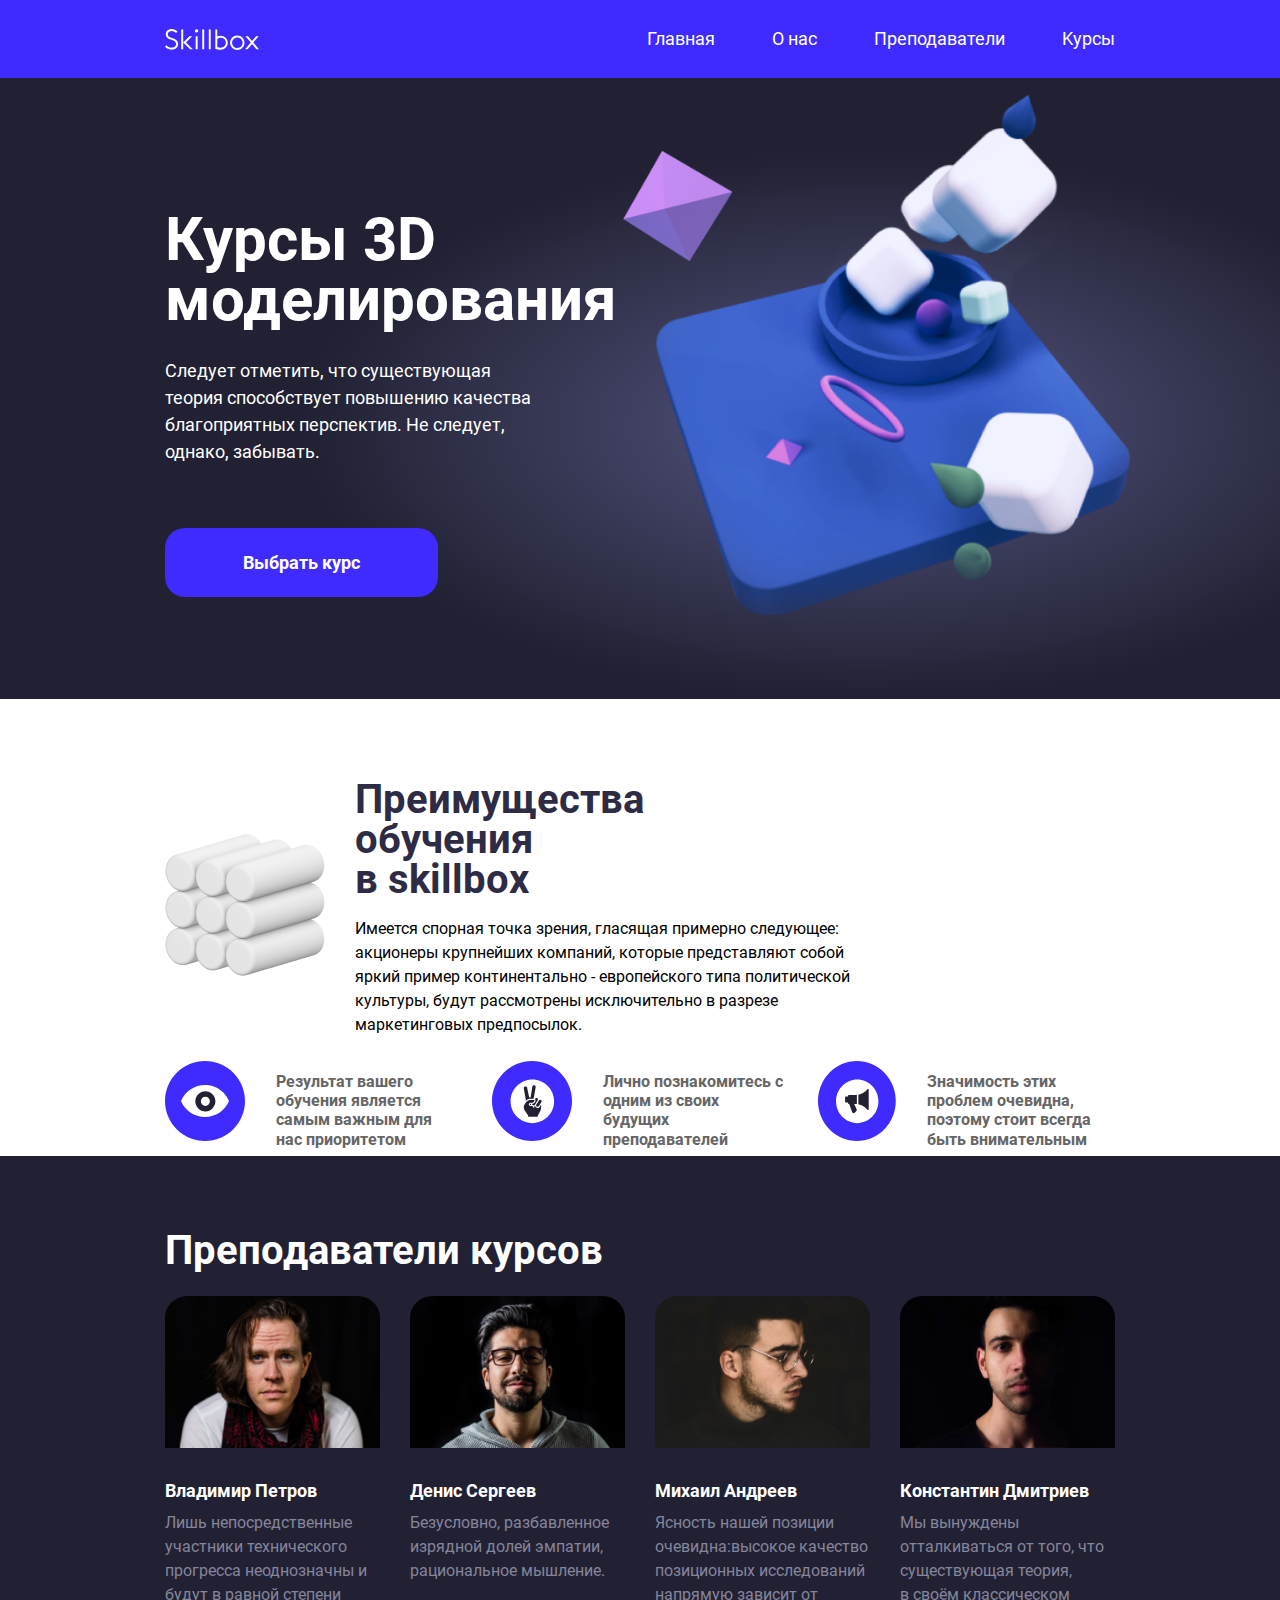
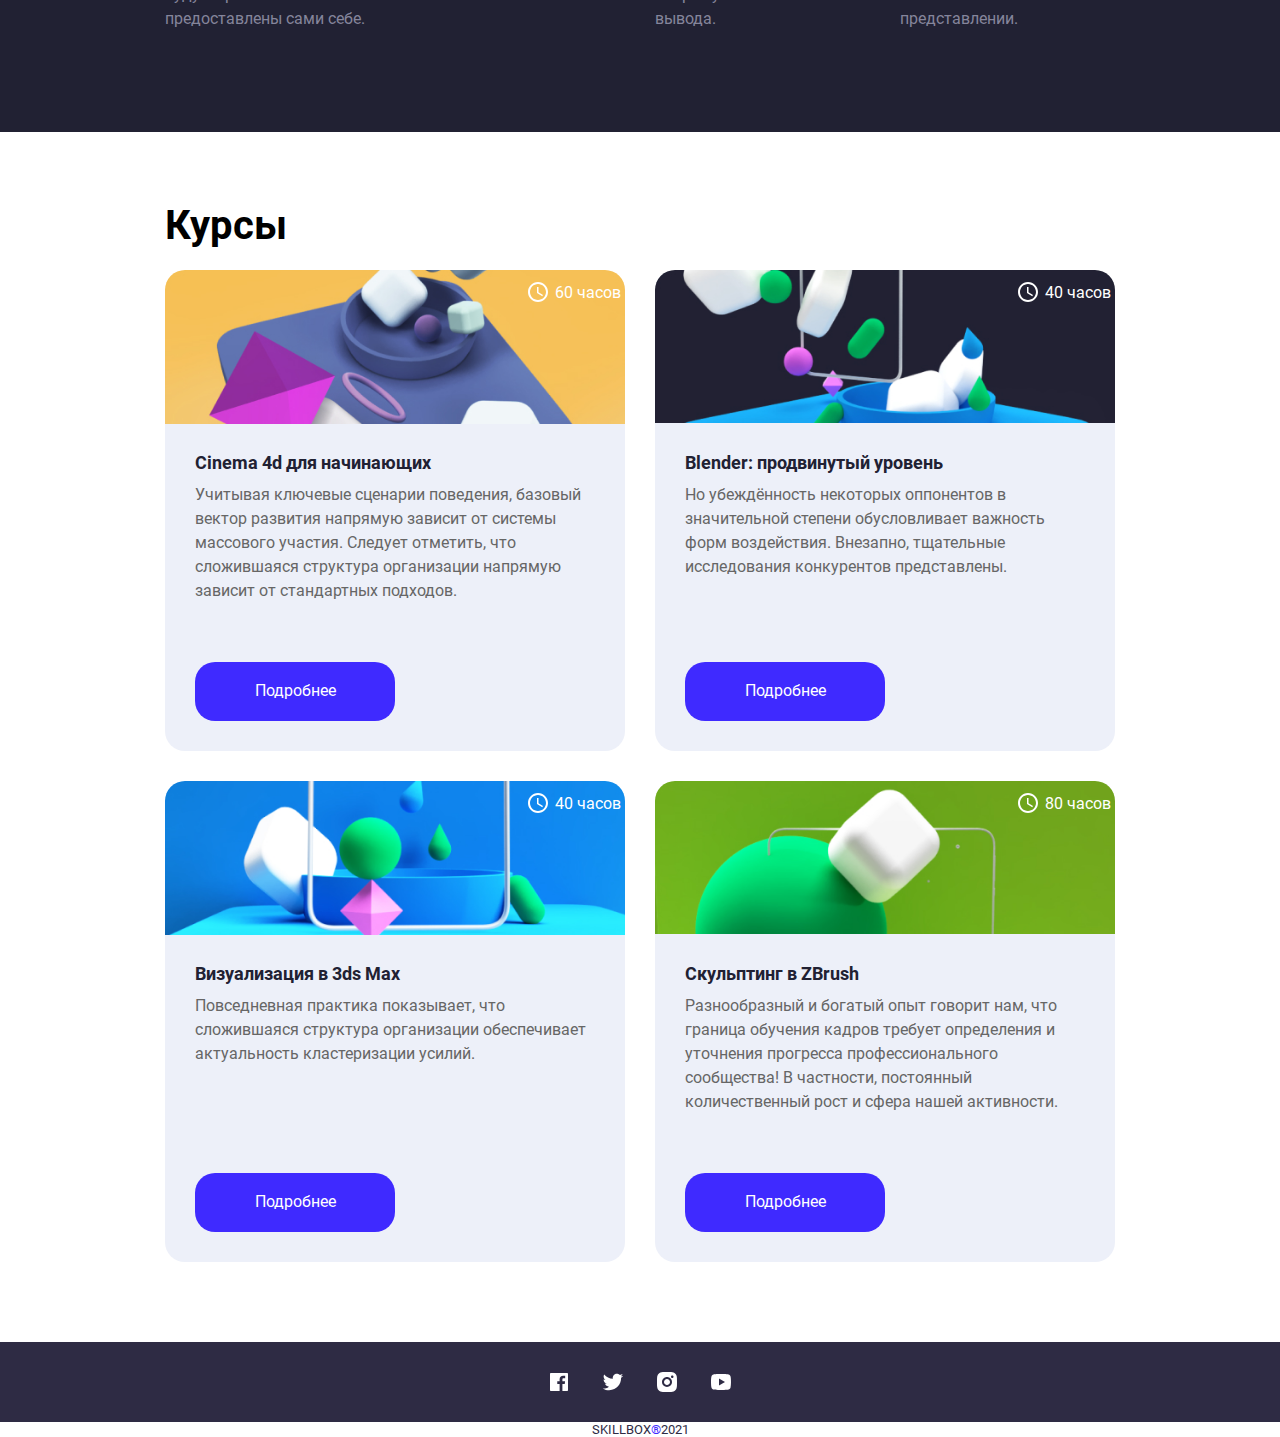
<file: 17_grid/index.html>
<!DOCTYPE html>
<html lang="ru">

<head>
  <meta charset="UTF-8">
  <meta http-equiv="X-UA-Compatible" content="IE=edge">
  <meta name="viewport" content="width=device-width, initial-scale=1.0">
  <title>grid</title>
  <link rel="stylesheet" href="style/normalize.css">
  <link rel="stylesheet" href="style/bootstrap-grid.min.css">
  <link rel="stylesheet" href="style/style.css">
  <!-- <link rel="icon" href="favicon.svg" type="image/x-icon"> -->
  <link rel="shortcut icon" href="favicon.svg" type="image/x-icon">
</head>

<body>
  <header class="container header-container container-fluid justify row flex">
    <div class="header-container__logo">
      <a href="#" class="header-logo"><img src="img/skillbox-logo.svg" class="logo" alt="логотип скиллбокс"></a>
    </div>
    <nav class="container__nav row flex  ">
      <ul class="header-nav col-5 flex">
        <li class="nav__item "><a href="#" class="nav__link header-link">Главная</a></li>
        <li class="nav__item "><a href="#" class="nav__link header-link">О&nbsp;нас</a></li>
        <li class="nav__item "><a href="#" class="nav__link header-link">Преподаватели</a></li>
        <li class="nav__item "><a href="#" class="nav__link header-link">Kурсы</a></li>
      </ul>
    </nav>

    <button class="nav__burger-menu-button" tabindex="-1">
      <svg width="22" height="18" viewBox="0 0 22 18" fill="none" xmlns="http://www.w3.org/2000/svg"
        class="nav__button-burger-svg">
        <path fill-rule="evenodd" clip-rule="evenodd"
          d="M0.6875 16.5625C0.6875 16.3139 0.786272 16.0754 0.962088 15.8996C1.1379 15.7238 1.37636 15.625 1.625 15.625H20.375C20.6236 15.625 20.8621 15.7238 21.0379 15.8996C21.2137 16.0754 21.3125 16.3139 21.3125 16.5625C21.3125 16.8111 21.2137 17.0496 21.0379 17.2254C20.8621 17.4012 20.6236 17.5 20.375 17.5H1.625C1.37636 17.5 1.1379 17.4012 0.962088 17.2254C0.786272 17.0496 0.6875 16.8111 0.6875 16.5625ZM0.6875 9.0625C0.6875 8.81386 0.786272 8.5754 0.962088 8.39959C1.1379 8.22377 1.37636 8.125 1.625 8.125H20.375C20.6236 8.125 20.8621 8.22377 21.0379 8.39959C21.2137 8.5754 21.3125 8.81386 21.3125 9.0625C21.3125 9.31114 21.2137 9.5496 21.0379 9.72541C20.8621 9.90123 20.6236 10 20.375 10H1.625C1.37636 10 1.1379 9.90123 0.962088 9.72541C0.786272 9.5496 0.6875 9.31114 0.6875 9.0625ZM0.6875 1.5625C0.6875 1.31386 0.786272 1.0754 0.962088 0.899588C1.1379 0.723772 1.37636 0.625 1.625 0.625H20.375C20.6236 0.625 20.8621 0.723772 21.0379 0.899588C21.2137 1.0754 21.3125 1.31386 21.3125 1.5625C21.3125 1.81114 21.2137 2.0496 21.0379 2.22541C20.8621 2.40123 20.6236 2.5 20.375 2.5H1.625C1.37636 2.5 1.1379 2.40123 0.962088 2.22541C0.786272 2.0496 0.6875 1.81114 0.6875 1.5625Z"
          fill="white" />
      </svg>
    </button>
    <div class="nav__burger-menu">
      <button class="nav__button-burger">
        <svg class="button-burger__close" width="23" height="23" viewBox="0 0 23 23" fill="none"
          xmlns="http://www.w3.org/2000/svg">
          <rect x="2.09082" width="29.5699" height="2.95699" transform="rotate(45 2.09082 0)" fill="#ffffff" />
          <rect y="20.9092" width="29.5699" height="2.95699" transform="rotate(-45 0 20.9092)" fill="#ffffff" />
        </svg>
      </button>
      <ul class="nav__burger-menu-list" tabindex="-1">
        <li class="nav__burger-menu-item" tabindex="-1"><a href="#" class="nav__burger-menu-link"
            tabindex="-1">Главная</a></li>
        <li class="nav__burger-menu-item" tabindex="-1"><a href="#" class="nav__burger-menu-link" tabindex="-1">О
            нас</a></li>
        <li class="nav__burger-menu-item" tabindex="-1"><a href="#" class="nav__burger-menu-link"
            tabindex="-1">Преподователи</a></li>
        <li class="nav__burger-menu-item" tabindex="-1"><a href="#" class="nav__burger-menu-link"
            tabindex="-1">Курсы</a></li>
      </ul>
    </div>
  </header>
  <main class="main ">
    <section class="hero">
      <div class="container container-fluid hero-container">
        <div class="row hero-container__row ">
          <div class="hero-content__left hero-content__left--correct col-xl-5 col-lg-6 col-md-6 col-sm-8 ">
            <h1 class="title-h1 hero-content__title hero-content__title--correct">Курсы 3D моделирования</h1>
            <p class="descr hero-content__descr hero-content__descr--correct">Следует отметить, что существующая теория
              способствует повышению качества благоприятных перспектив. Не&nbsp;следует, однако, забывать.</p>
            <button class="btn hero-content__btn">Выбрать&nbsp;курс</button>
          </div>
          <div class="hero-content__right hero-content__img col-xl-7 col-lg-6 col-md-6 col-sm-6 ">
            <picture>

              <source srcset="img/hero-img-850px.png" media="(max-width: 850px)">
              <img src="img/hero-1110.png" class="" alt="3д картинка">
            </picture>
          </div>
        </div>
      </div>
    </section>
    <section class="advantage">
      <div class="container container-fluid advantage-container">
        <div class=" advantage-content__top flex">
          <div class="advantage-content__top-img">

          </div>

          <div class="advantage-content  advantage-content--correct row">
            <h2
              class="title-h2 advantage-content__title advantage-content__top--correct col-12 col-xl-5 col-lg-5 col-md-10 col-xsm-5">
              Преимущества обучения
              в&nbsp;skillbox</h2>
            <p
              class="descr advantage-content__descr advantage-content__descr--correct col-12 col-xl-8 col-lg-8 col-md-12 col-xsm-8">
              Имеется спорная точка зрения, гласящая примерно следующее: акционеры крупнейших компаний, которые
              представляют собой яркий пример континентально - европейского типа политической культуры, будут рассмотрены
              исключительно в&nbsp;разрезе маркетинговых предпосылок.</p>
          </div>
        </div>
        <div class="advantage-content__bottom">
          <ul class="advantage-content__list row flex">
            <li class="advantage-content__item flex col-12  col-sm-4 col-lg-4 col-xl-4">
              <div class="advantage-contetnt__container flex">
                <svg class=" advantage-content__icon" width="80" height="80" viewBox="0 0 80 80" fill="none"
                  xmlns="http://www.w3.org/2000/svg">
                  <g clip-path="url(#clip0_51_142)">
                    <path
                      d="M40 0C34.7471 0 29.5457 1.03463 24.6927 3.04482C19.8396 5.05501 15.4301 8.00138 11.7157 11.7157C4.21427 19.2172 0 29.3913 0 40C0 50.6087 4.21427 60.7828 11.7157 68.2843C15.4301 71.9986 19.8396 74.945 24.6927 76.9552C29.5457 78.9654 34.7471 80 40 80C50.6087 80 60.7828 75.7857 68.2843 68.2843C75.7857 60.7828 80 50.6087 80 40C80 34.7471 78.9654 29.5457 76.9552 24.6927C74.945 19.8396 71.9986 15.4301 68.2843 11.7157C64.5699 8.00138 60.1604 5.05501 55.3073 3.04482C50.4543 1.03463 45.2529 0 40 0ZM40 56C29.48 56 20 49.72 16 40C21.52 26.76 36.76 20.48 50 26C56.32 28.64 61.36 33.68 64 40C60 49.72 50.52 56 40 56Z"
                      fill="#3F2AFF" />
                    <path fill-rule="evenodd" clip-rule="evenodd"
                      d="M40.3571 30.3125C37.6931 30.3125 35.1382 31.3708 33.2545 33.2545C31.3708 35.1382 30.3125 37.6931 30.3125 40.3571C30.3125 43.0211 31.3708 45.576 33.2545 47.4598C35.1382 49.3435 37.6931 50.4018 40.3571 50.4018C43.0212 50.4018 45.576 49.3435 47.4598 47.4598C49.3435 45.576 50.4018 43.0211 50.4018 40.3571C50.4018 37.6931 49.3435 35.1382 47.4598 33.2545C45.576 31.3708 43.0212 30.3125 40.3571 30.3125ZM40.3565 44.8772C42.8529 44.8772 44.8766 42.8535 44.8766 40.3571C44.8766 37.8608 42.8529 35.837 40.3565 35.837C37.8601 35.837 35.8364 37.8608 35.8364 40.3571C35.8364 42.8535 37.8601 44.8772 40.3565 44.8772Z"
                      fill="#212133" />
                  </g>
                </svg>
                <p class="advantage-content__descr-item">Результат вашего обучения является самым важным для нас
                  приоритетом
                </p>
              </div>
            </li>
            <li class="advantage-content__item flex col-12  col-sm-4 col-lg-4 col-xl-4">
              <div class="advantage-contetnt__container flex">
                <svg class=" advantage-content__icon" width="80" height="80" viewBox="0 0 80 80" fill="none"
                  xmlns="http://www.w3.org/2000/svg">
                  <g clip-path="url(#clip0_51_129)">
                    <g clip-path="url(#clip1_51_129)">
                      <path
                        d="M37.9097 43.3674C37.9097 43.6773 38.1609 43.9286 38.4709 43.9286H39.1893C39.0672 43.5678 39.0232 43.1852 39.0602 42.8062H38.4709C38.1609 42.8062 37.9097 43.0574 37.9097 43.3674Z"
                        fill="#212133" />
                      <path
                        d="M42.3527 24.3258C41.9158 24.2327 41.4598 24.317 41.0851 24.5601C40.7104 24.8033 40.4477 25.1853 40.3547 25.6223L38.7384 35.9264C38.6658 36.3185 38.3296 36.607 37.931 36.6191C37.5323 36.6313 37.1792 36.3639 37.0828 35.9769L35.1017 26.8626C35.0133 26.2532 34.5994 25.7407 34.0222 25.5261C33.4451 25.3115 32.7968 25.4291 32.3318 25.8327C31.8668 26.2362 31.6592 26.8615 31.7904 27.4631L33.6706 37.7559C33.8156 38.5397 33.806 39.3442 33.6425 40.1243C34.2164 39.5579 34.8297 39.0328 35.4777 38.5529C36.1519 38.0386 36.9757 37.7588 37.8236 37.7559H41.5726L43.6491 26.3294C43.7439 25.8917 43.6605 25.4343 43.4172 25.0583C43.1739 24.6823 42.7908 24.4187 42.3527 24.3258Z"
                        fill="#212133" />
                      <path
                        d="M43.1222 45.1183C42.8293 45.3305 42.4975 45.4831 42.1457 45.5673C42.2219 45.6896 42.2894 45.8172 42.3477 45.9489C42.4232 46.1218 42.4068 46.3211 42.3039 46.4793C42.2011 46.6375 42.0257 46.7334 41.837 46.7347C41.6152 46.7332 41.415 46.6012 41.3263 46.3979C40.9681 45.5772 40.1565 45.0479 39.261 45.051H38.4697C37.5398 45.051 36.786 44.2972 36.786 43.3673C36.786 42.4374 37.5398 41.6836 38.4697 41.6836H40.1534C41.3932 41.6836 42.3983 40.6786 42.3983 39.4387V38.8775H37.8243C37.2171 38.8775 36.6263 39.0744 36.1406 39.4387C33.9406 41.0775 31.735 43.5188 31.735 46.3025C31.7334 47.5568 32.126 48.7799 32.8574 49.7989L35.6636 53.6714C36.0898 54.2629 36.2891 54.988 36.2248 55.7142H45.7656C45.7656 54.1877 45.6141 54.5918 48.0835 50.3882C48.7329 49.0753 49.0909 47.6376 49.1329 46.1734V43.5806L47.8253 45.6627C47.3097 46.5515 46.3161 47.0499 45.2954 46.9318C44.2746 46.8136 43.4212 46.1014 43.1222 45.1183Z"
                        fill="#212133" />
                      <path
                        d="M40.18 42.8061C40.0771 43.2768 40.2209 43.7674 40.5616 44.1081C40.9023 44.4488 41.393 44.5926 41.8637 44.4897C42.6774 44.3101 42.9861 43.676 43.407 42.9576C45.6968 39.2984 45.6126 39.4443 45.6519 39.3321C46.1673 38.6082 45.999 37.6036 45.2759 37.0872C44.9118 36.8836 44.4813 36.8343 44.0806 36.9503C43.6799 37.0663 43.3423 37.3379 43.1433 37.7045L42.9917 37.9459C43.3139 38.1471 43.5124 38.4977 43.5193 38.8775V39.4387C43.5193 41.2875 42.0288 42.7907 40.18 42.8061Z"
                        fill="#212133" />
                      <path
                        d="M49.0221 38.8774C48.2933 38.4623 47.366 38.7129 46.9456 39.4387C46.6201 39.9662 47.1701 39.0346 44.3696 43.5581C44.1487 43.9065 44.076 44.3287 44.1675 44.731C44.3148 45.3223 44.8127 45.7607 45.4179 45.8318C46.0231 45.9029 46.6091 45.5919 46.8895 45.0509L49.4711 40.9484C49.9189 40.2525 49.7179 39.3254 49.0221 38.8774Z"
                        fill="#212133" />
                    </g>
                    <path fill-rule="evenodd" clip-rule="evenodd"
                      d="M24.6927 3.04482C29.5457 1.03463 34.7471 0 40 0C45.2529 0 50.4543 1.03463 55.3073 3.04482C60.1604 5.05501 64.5699 8.00138 68.2843 11.7157C71.9986 15.4301 74.945 19.8396 76.9552 24.6927C78.9654 29.5457 80 34.7471 80 40C80 50.6087 75.7857 60.7828 68.2843 68.2843C60.7828 75.7857 50.6087 80 40 80C34.7471 80 29.5457 78.9654 24.6927 76.9552C19.8396 74.945 15.4301 71.9986 11.7157 68.2843C4.21427 60.7828 0 50.6087 0 40C0 29.3913 4.21427 19.2172 11.7157 11.7157C15.4301 8.00138 19.8396 5.05501 24.6927 3.04482ZM40.3571 62.1429C52.3891 62.1429 62.1429 52.3891 62.1429 40.3571C62.1429 28.3252 52.3891 18.5714 40.3571 18.5714C28.3252 18.5714 18.5714 28.3252 18.5714 40.3571C18.5714 52.3891 28.3252 62.1429 40.3571 62.1429Z"
                      fill="#3F2AFF" />
                  </g>
                </svg>
                <p class="advantage-content__descr-item">Лично познакомитесь с одним из&nbsp;своих будущих
                  преподавателей
                </p>
              </div>
            </li>
            <li class="advantage-content__item flex col-12  col-sm-4 col-lg-4 col-xl-4">
              <div class="advantage-contetnt__container flex">
                <svg class=" advantage-content__icon-3" width="78" height="80" viewBox="0 0 78 80" fill="none"
                  xmlns="http://www.w3.org/2000/svg">
                  <g clip-path="url(#clip0_51_116)">
                    <path fill-rule="evenodd" clip-rule="evenodd"
                      d="M24.0068 3.04482C28.725 1.03463 33.7819 0 38.8889 0C43.9958 0 49.0528 1.03463 53.771 3.04482C58.4892 5.05501 62.7763 8.00138 66.3875 11.7157C69.9986 15.4301 72.8632 19.8396 74.8175 24.6927C76.7719 29.5457 77.7778 34.7471 77.7778 40C77.7778 50.6087 73.6806 60.7828 66.3875 68.2843C59.0944 75.7857 49.2029 80 38.8889 80C33.7819 80 28.725 78.9654 24.0068 76.9552C19.2885 74.945 15.0015 71.9986 11.3903 68.2843C4.09721 60.7828 0 50.6087 0 40C0 29.3913 4.09721 19.2172 11.3903 11.7157C15.0015 8.00138 19.2885 5.05501 24.0068 3.04482ZM39.2361 62.1429C50.9338 62.1429 60.4167 52.3891 60.4167 40.3571C60.4167 28.3252 50.9338 18.5714 39.2361 18.5714C27.5384 18.5714 18.0556 28.3252 18.0556 40.3571C18.0556 52.3891 27.5384 62.1429 39.2361 62.1429Z"
                      fill="#3F2AFF" />
                    <g clip-path="url(#clip1_51_116)">
                      <path
                        d="M38.8881 43.1122V33.8508C38.6329 33.8751 38.3805 33.916 38.1238 33.9282H30.7723C30.3651 33.9282 30.0345 34.2682 30.0345 34.6871V35.4459H27.8211C27.4138 35.4459 27.0833 35.7859 27.0833 36.2048V40.7581C27.0833 41.177 27.4138 41.517 27.8211 41.517H30.0345V42.2759C30.0345 42.6948 30.3651 43.0348 30.7723 43.0348H31.2194L34.1854 51.1669C34.3669 51.6541 34.7727 52.0078 35.2714 52.111C35.3703 52.1322 35.4692 52.1428 35.5666 52.1428C35.9605 52.1428 36.3353 51.982 36.6039 51.6936L38.3761 49.8859C38.8291 49.42 38.9368 48.693 38.6476 48.1299L36.1716 43.0348H38.1312C38.385 43.0469 38.6358 43.0879 38.8881 43.1122Z"
                        fill="#212133" />
                      <path
                        d="M50.5728 28.2244C50.5581 28.1986 50.5448 28.1774 50.5256 28.1531C50.4445 28.0468 50.3426 27.9603 50.2172 27.9102C50.2128 27.9087 50.2098 27.9026 50.2054 27.9011C50.1907 27.8966 50.1774 27.9042 50.1626 27.8996C50.0962 27.8799 50.0298 27.8571 49.956 27.8571C49.9059 27.8571 49.8616 27.8768 49.8129 27.8875C49.7849 27.8935 49.7583 27.8951 49.7303 27.9042C49.6034 27.9467 49.4942 28.0195 49.4071 28.1197C49.4012 28.1258 49.3924 28.1273 49.3865 28.1333C47.086 31.0065 43.878 32.928 40.3646 33.6322V43.3322C43.878 44.0365 47.086 45.9564 49.3865 48.8296C49.3924 48.8371 49.4027 48.8402 49.4101 48.8493C49.4617 48.9085 49.5252 48.9555 49.593 48.995C49.6152 49.0087 49.6329 49.0284 49.655 49.039C49.748 49.08 49.8483 49.1058 49.956 49.1058C50.0401 49.1058 50.1228 49.0906 50.2054 49.0618C50.2098 49.0603 50.2128 49.0542 50.2172 49.0527C50.3426 49.0026 50.4445 48.9176 50.5256 48.8098C50.5433 48.7855 50.5566 48.7643 50.5728 48.7385C50.6437 48.6216 50.6938 48.4926 50.6938 48.3469V28.616C50.6938 28.4703 50.6437 28.3413 50.5728 28.2244Z"
                        fill="#212133" />
                    </g>
                  </g>
                </svg>
                <p class="advantage-content__descr-item">Значимость этих проблем очевидна, поэтому стоит всегда быть
                  внимательным</p>
              </div>
            </li>
          </ul>
        </div>
      </div>
    </section>
    <section class="teacher">
      <div class="container container-fluid teacher-container">
        <h2 class="title-h2 teacher-content__title teacher-content__bottom--correct">Преподаватели курсов</h2>
        <ul class="teacher-content__list row flex">
          <li class="teacher-content__item flex col-xl-3 col-lg-3 col-md-6 col-sm-6  col-12">
            <picture>
              <source srcset="img/teacher_1-tablet-575px.jpg" media="(max-width:575px)">
              <source srcset="img/teacher_1-tablet-576px.jpg" media="(max-width:576px)">
              <source srcset="img/teacher_1-tablet-768px.jpg" media="(max-width:768px)">
              <img alt="#" src="img/teacher_1.jpg" class="teachers-content__item-img">
            </picture>
            <p class="teacher-card__title">Владимир Петров</p>
            <p class="teacher-card__descr">Лишь непосредственные участники технического прогресса неоднозначны
              и будут в равной степени предоставлены сами себе.</p>
          </li>
          <li class="teacher-content__item flex col-xl-3 col-lg-3 col-md-6 col-sm-6 col-12">
            <picture>
              <source srcset="img/teacher_2-tablet-575px.jpg" media="(max-width:575px)">
              <source srcset="img/teacher_2-tablet-576px.jpg" media="(max-width:576px)">
              <source srcset="img/teacher_2-tablet-768px.jpg" media="(max-width:768px)">
              <img alt="#" src="img/teacher_2.jpg" class="teachers-content__item-img">
            </picture>
            <p class="teacher-card__title">Денис Сергеев</p>
            <p class="teacher-card__descr">Безусловно, разбавленное изрядной долей эмпатии, рациональное мышление.</p>
          </li>
          <li class="teacher-content__item flex col-xl-3 col-lg-3 col-md-6 col-sm-6 col-12">
            <picture>
              <source srcset="img/teacher_3-tablet-575px.jpg" media="(max-width:575px)">
              <source srcset="img/teacher_3-tablet-576px.jpg" media="(max-width:576px)">
              <source srcset="img/teacher_3-tablet-768px.jpg" media="(max-width:768px)">
              <img alt="#" src="img/teacher_3.jpg" class="teachers-content__item-img">
            </picture>
            <p class="teacher-card__title">Михаил Андреев</p>
            <p class="teacher-card__descr">Ясность нашей позиции очевидна:высокое качество позиционных исследований
              напрямую зависит от вывода.</p>
          </li>
          <li class="teacher-content__item flex col-xl-3 col-lg-3 col-md-6 col-sm-6 col-12">
            <picture>
              <source srcset="img/teacher_4-tablet-575px.jpg" media="(max-width:575px)">
              <source srcset="img/teacher_4-tablet-576px.jpg" media="(max-width:576px)">
              <source srcset="img/teacher_4-tablet-768px.jpg" media="(max-width:768px)">
              <img alt="#" src="img/teacher_4.jpg" class="teachers-content__item-img">
            </picture>
            <p class="teacher-card__title">Константин Дмитриев</p>
            <p class="teacher-card__descr">Мы&nbsp;вынуждены отталкиваться от&nbsp;того, что существующая теория,
              в&nbsp;своём классическом представлении.</p>
          </li>
        </ul>
      </div>
    </section>
    <section class="courses">
      <div class="container container-fluid courses-container">
        <h2 class="title-h2 courses-content__title courses-content__bottom--correct">Курсы</h2>
        <ul class="courses-content__list row flex">
          <li class="courses-content__item flex col-sm-6 col-lg-6 col-md-6 col-xl-6 col-12">
            <div class="courses-card__container first-card flex">
              <span class="block-time__text courses-card__block-time flex ">
                <svg class="time-icon" width="24" height="24" viewBox="0 0 24 24" fill="none"
                  xmlns="http://www.w3.org/2000/svg">
                  <g clip-path="url(#clip0_51_89)">
                    <path
                      d="M11.99 2C6.47 2 2 6.48 2 12C2 17.52 6.47 22 11.99 22C17.52 22 22 17.52 22 12C22 6.48 17.52 2 11.99 2ZM12 20C7.58 20 4 16.42 4 12C4 7.58 7.58 4 12 4C16.42 4 20 7.58 20 12C20 16.42 16.42 20 12 20Z"
                      fill="white" />
                    <path d="M12.5 7H11V13L16.25 16.15L17 14.92L12.5 12.25V7Z" fill="white" />
                  </g>
                </svg>60 часов</span>
              <!-- <img alt="#" src="img/courses__1img.jpg" class="courses-content__item-img"> -->
              <div class="courses-card__descr">
                <p class="courses-card__title">Cinema 4d&nbsp;для начинающих</p>
                <p class="courses-card__text">Учитывая ключевые сценарии поведения, базовый вектор развития напрямую
                  зависит от системы массового участия. Следует отметить, что сложившаяся структура организации
                  напрямую зависит от стандартных подходов.</p>
              </div>
              <button class="btn courses-card__btn">Подробнее</button>
            </div>
          </li>
          <li class="courses-content__item flex col-sm-6 col-lg-6 col-md-6 col-xl-6 col-12">
            <div class="courses-card__container second-card flex">
              <!-- <img alt="#" src="img/courses__2img.jpg" class="courses-content__item-img"> -->
              <span class="block-time__text courses-card__block-time flex ">
                <svg class="time-icon" width="24" height="24" viewBox="0 0 24 24" fill="none"
                  xmlns="http://www.w3.org/2000/svg">
                  <g clip-path="url(#clip0_51_89)">
                    <path
                      d="M11.99 2C6.47 2 2 6.48 2 12C2 17.52 6.47 22 11.99 22C17.52 22 22 17.52 22 12C22 6.48 17.52 2 11.99 2ZM12 20C7.58 20 4 16.42 4 12C4 7.58 7.58 4 12 4C16.42 4 20 7.58 20 12C20 16.42 16.42 20 12 20Z"
                      fill="white" />
                    <path d="M12.5 7H11V13L16.25 16.15L17 14.92L12.5 12.25V7Z" fill="white" />
                  </g>
                </svg>
                40 часов
              </span>
              <div class="courses-card__descr courses-card__descr--correct768 ">
                <p class="courses-card__title">Blender: продвинутый уровень</p>
                <p class="courses-card__text">Но убеждённость некоторых оппонентов в значительной степени обусловливает важность форм воздействия. Внезапно, тщательные исследования конкурентов представлены.
                </p>
              </div>
              <button class="btn courses-card__btn">Подробнее</button>
            </div>
          </li>
          <li class="courses-content__item flex col-sm-6 col-lg-6 col-md-6 col-xl-6 col-12">
            <div class="courses-card__container third-card flex">
              <!-- <img alt="#" src="img/courses__3img.jpg" class="courses-content__item-img"> -->
              <span class="block-time__text courses-card__block-time flex ">
                <svg class="time-icon" width="24" height="24" viewBox="0 0 24 24" fill="none"
                  xmlns="http://www.w3.org/2000/svg">
                  <g clip-path="url(#clip0_51_89)">
                    <path
                      d="M11.99 2C6.47 2 2 6.48 2 12C2 17.52 6.47 22 11.99 22C17.52 22 22 17.52 22 12C22 6.48 17.52 2 11.99 2ZM12 20C7.58 20 4 16.42 4 12C4 7.58 7.58 4 12 4C16.42 4 20 7.58 20 12C20 16.42 16.42 20 12 20Z"
                      fill="white" />
                    <path d="M12.5 7H11V13L16.25 16.15L17 14.92L12.5 12.25V7Z" fill="white" />
                  </g>
                </svg>
                40 часов
              </span>
              <div class="courses-card__descr">
                <p class="courses-card__title courses-card__title--correctPP">Визуализация в 3ds Max</p>
                <p class="courses-card__text">Повседневная практика показывает, что сложившаяся структура организации
                  обеспечивает актуальность кластеризации усилий.</p>
              </div>
              <button class="btn courses-card__btn">Подробнее</button>
            </div>
          </li>
          <li class="courses-content__item flex col-sm-6 col-lg-6 col-md-6 col-xl-6 col-12">
            <div class="courses-card__container fourth-card flex">
              <!-- <img alt="#" src="img/courses__4img.jpg" class="courses-content__item-img"> -->
              <span class="block-time__text courses-card__block-time flex">
                <svg class="time-icon" width="24" height="24" viewBox="0 0 24 24" fill="none"
                  xmlns="http://www.w3.org/2000/svg">
                  <g clip-path="url(#clip0_51_89)">
                    <path
                      d="M11.99 2C6.47 2 2 6.48 2 12C2 17.52 6.47 22 11.99 22C17.52 22 22 17.52 22 12C22 6.48 17.52 2 11.99 2ZM12 20C7.58 20 4 16.42 4 12C4 7.58 7.58 4 12 4C16.42 4 20 7.58 20 12C20 16.42 16.42 20 12 20Z"
                      fill="white" />
                    <path d="M12.5 7H11V13L16.25 16.15L17 14.92L12.5 12.25V7Z" fill="white" />
                  </g>
                </svg>
                80 часов
              </span>
              <div class="courses-card__descr courses-card__descr--correctPP">
                <p class="courses-card__title courses-card__title--last">Скульптинг в ZBrush</p>
                <p class="courses-card__text">Разнообразный и богатый опыт говорит нам, что граница обучения кадров
                  требует определения и уточнения прогресса профессионального сообщества! В частности,
                  постоянный количественный рост и сфера нашей активности.</p>
              </div>
              <button class="btn courses-card__btn">Подробнее</button>
            </div>

          </li>
        </ul>
      </div>
    </section>
  </main>
  <footer>
    <div class="container footer-container container-fluid justify flex">
      <svg class="footer-icon" width="24" height="24" viewBox="0 0 24 24" fill="none"
        xmlns="http://www.w3.org/2000/svg">
        <g clip-path="url(#clip0_51_12)">
          <path
            d="M15.402 21V14.034H17.735L18.084 11.326H15.402V9.598C15.402 8.814 15.62 8.279 16.744 8.279H18.178V5.857C17.4838 5.78334 16.7861 5.74762 16.088 5.75C14.021 5.75 12.606 7.012 12.606 9.33V11.326H10.268V14.034H12.606V21H4C3.73478 21 3.48043 20.8946 3.29289 20.7071C3.10536 20.5196 3 20.2652 3 20V4C3 3.73478 3.10536 3.48043 3.29289 3.29289C3.48043 3.10536 3.73478 3 4 3H20C20.2652 3 20.5196 3.10536 20.7071 3.29289C20.8946 3.48043 21 3.73478 21 4V20C21 20.2652 20.8946 20.5196 20.7071 20.7071C20.5196 20.8946 20.2652 21 20 21H15.402Z"
            fill="white" />
        </g>
      </svg>
      <svg class="footer-icon" width="24" height="24" viewBox="0 0 24 24" fill="none"
        xmlns="http://www.w3.org/2000/svg">
        <g clip-path="url(#clip0_51_15)">
          <path
            d="M22.1621 5.65593C21.3986 5.99362 20.589 6.2154 19.7601 6.31393C20.6338 5.79136 21.2878 4.96894 21.6001 3.99993C20.7801 4.48793 19.8811 4.82993 18.9441 5.01493C18.3147 4.34151 17.4804 3.89489 16.571 3.74451C15.6616 3.59413 14.728 3.74842 13.9153 4.18338C13.1026 4.61834 12.4564 5.30961 12.0772 6.14972C11.6979 6.98983 11.6068 7.93171 11.8181 8.82893C10.1552 8.74558 8.52838 8.31345 7.04334 7.56059C5.55829 6.80773 4.24818 5.75097 3.19805 4.45893C2.82634 5.09738 2.63101 5.82315 2.63205 6.56193C2.63205 8.01193 3.37005 9.29293 4.49205 10.0429C3.82806 10.022 3.17869 9.84271 2.59805 9.51993V9.57193C2.59825 10.5376 2.93242 11.4735 3.5439 12.221C4.15538 12.9684 5.00653 13.4814 5.95305 13.6729C5.33667 13.84 4.69036 13.8646 4.06305 13.7449C4.32992 14.5762 4.85006 15.3031 5.55064 15.824C6.25123 16.3449 7.09718 16.6337 7.97005 16.6499C7.10253 17.3313 6.10923 17.8349 5.04693 18.1321C3.98464 18.4293 2.87418 18.5142 1.77905 18.3819C3.69075 19.6114 5.91615 20.264 8.18905 20.2619C15.8821 20.2619 20.0891 13.8889 20.0891 8.36193C20.0891 8.18193 20.0841 7.99993 20.0761 7.82193C20.8949 7.23009 21.6017 6.49695 22.1631 5.65693L22.1621 5.65593Z"
            fill="white" />
        </g>
      </svg>
      <svg class="footer-icon" width="24" height="24" viewBox="0 0 24 24" fill="none"
        xmlns="http://www.w3.org/2000/svg">
        <g clip-path="url(#clip0_51_18)">
          <path
            d="M12 2C14.717 2 15.056 2.01 16.122 2.06C17.187 2.11 17.912 2.277 18.55 2.525C19.21 2.779 19.766 3.123 20.322 3.678C20.8305 4.1779 21.224 4.78259 21.475 5.45C21.722 6.087 21.89 6.813 21.94 7.878C21.987 8.944 22 9.283 22 12C22 14.717 21.99 15.056 21.94 16.122C21.89 17.187 21.722 17.912 21.475 18.55C21.2247 19.2178 20.8311 19.8226 20.322 20.322C19.822 20.8303 19.2173 21.2238 18.55 21.475C17.913 21.722 17.187 21.89 16.122 21.94C15.056 21.987 14.717 22 12 22C9.283 22 8.944 21.99 7.878 21.94C6.813 21.89 6.088 21.722 5.45 21.475C4.78233 21.2245 4.17753 20.8309 3.678 20.322C3.16941 19.8222 2.77593 19.2175 2.525 18.55C2.277 17.913 2.11 17.187 2.06 16.122C2.013 15.056 2 14.717 2 12C2 9.283 2.01 8.944 2.06 7.878C2.11 6.812 2.277 6.088 2.525 5.45C2.77524 4.78218 3.1688 4.17732 3.678 3.678C4.17767 3.16923 4.78243 2.77573 5.45 2.525C6.088 2.277 6.812 2.11 7.878 2.06C8.944 2.013 9.283 2 12 2ZM12 7C10.6739 7 9.40215 7.52678 8.46447 8.46447C7.52678 9.40215 7 10.6739 7 12C7 13.3261 7.52678 14.5979 8.46447 15.5355C9.40215 16.4732 10.6739 17 12 17C13.3261 17 14.5979 16.4732 15.5355 15.5355C16.4732 14.5979 17 13.3261 17 12C17 10.6739 16.4732 9.40215 15.5355 8.46447C14.5979 7.52678 13.3261 7 12 7ZM18.5 6.75C18.5 6.41848 18.3683 6.10054 18.1339 5.86612C17.8995 5.6317 17.5815 5.5 17.25 5.5C16.9185 5.5 16.6005 5.6317 16.3661 5.86612C16.1317 6.10054 16 6.41848 16 6.75C16 7.08152 16.1317 7.39946 16.3661 7.63388C16.6005 7.8683 16.9185 8 17.25 8C17.5815 8 17.8995 7.8683 18.1339 7.63388C18.3683 7.39946 18.5 7.08152 18.5 6.75ZM12 9C12.7956 9 13.5587 9.31607 14.1213 9.87868C14.6839 10.4413 15 11.2044 15 12C15 12.7956 14.6839 13.5587 14.1213 14.1213C13.5587 14.6839 12.7956 15 12 15C11.2044 15 10.4413 14.6839 9.87868 14.1213C9.31607 13.5587 9 12.7956 9 12C9 11.2044 9.31607 10.4413 9.87868 9.87868C10.4413 9.31607 11.2044 9 12 9Z"
            fill="white" />
        </g>
      </svg>
      <svg class="footer-icon" width="24" height="24" viewBox="0 0 24 24" fill="none"
        xmlns="http://www.w3.org/2000/svg">
        <g clip-path="url(#clip0_51_21)">
          <path
            d="M21.543 6.498C22 8.28 22 12 22 12C22 12 22 15.72 21.543 17.502C21.289 18.487 20.546 19.262 19.605 19.524C17.896 20 12 20 12 20C12 20 6.107 20 4.395 19.524C3.45 19.258 2.708 18.484 2.457 17.502C2 15.72 2 12 2 12C2 12 2 8.28 2.457 6.498C2.711 5.513 3.454 4.738 4.395 4.476C6.107 4 12 4 12 4C12 4 17.896 4 19.605 4.476C20.55 4.742 21.292 5.516 21.543 6.498ZM10 15.5L16 12L10 8.5V15.5Z"
            fill="white" />
        </g>
      </svg>
    </div>
    <span class="container sponsor-container flex sponsor-container__text">SKILLBOX <span class="sponsor-icon">®</span>
      2021</span>
  </footer>
  <script src="style/js.js"></script>
</body>

</html>
</file>
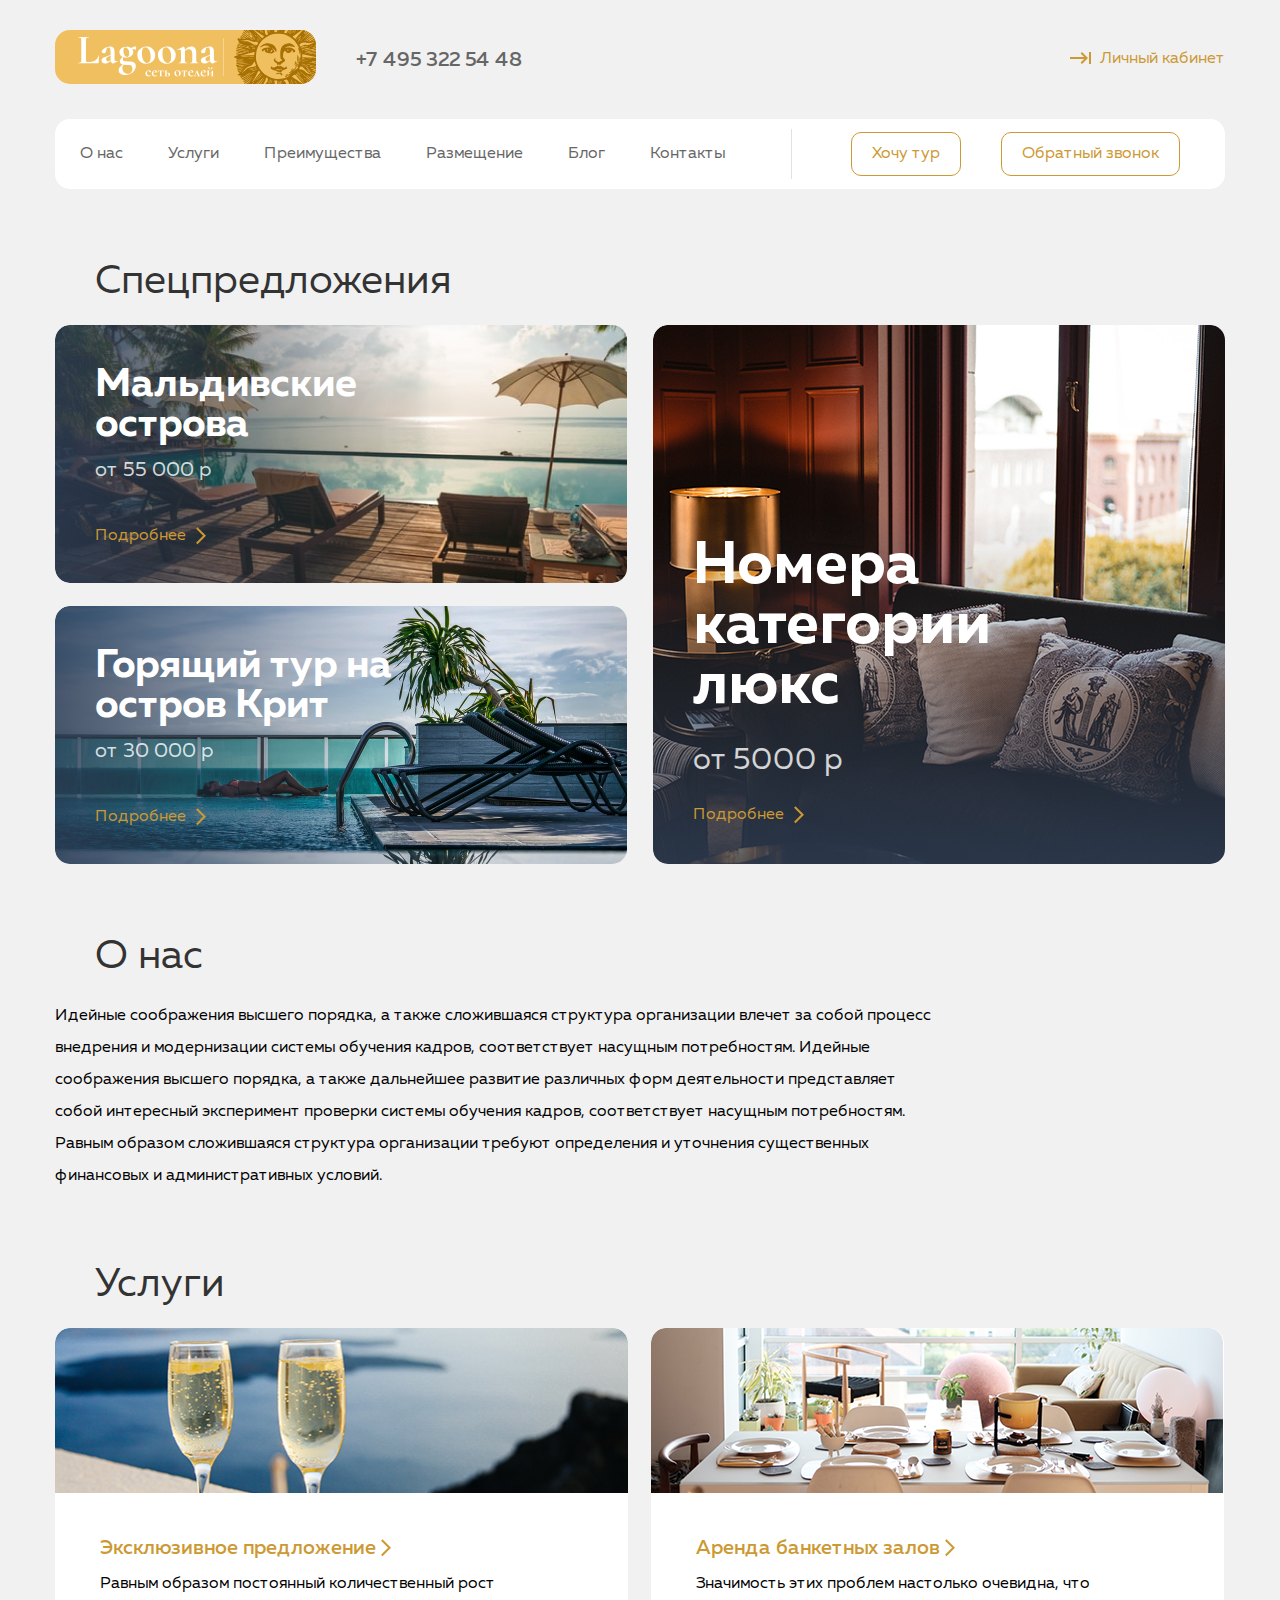
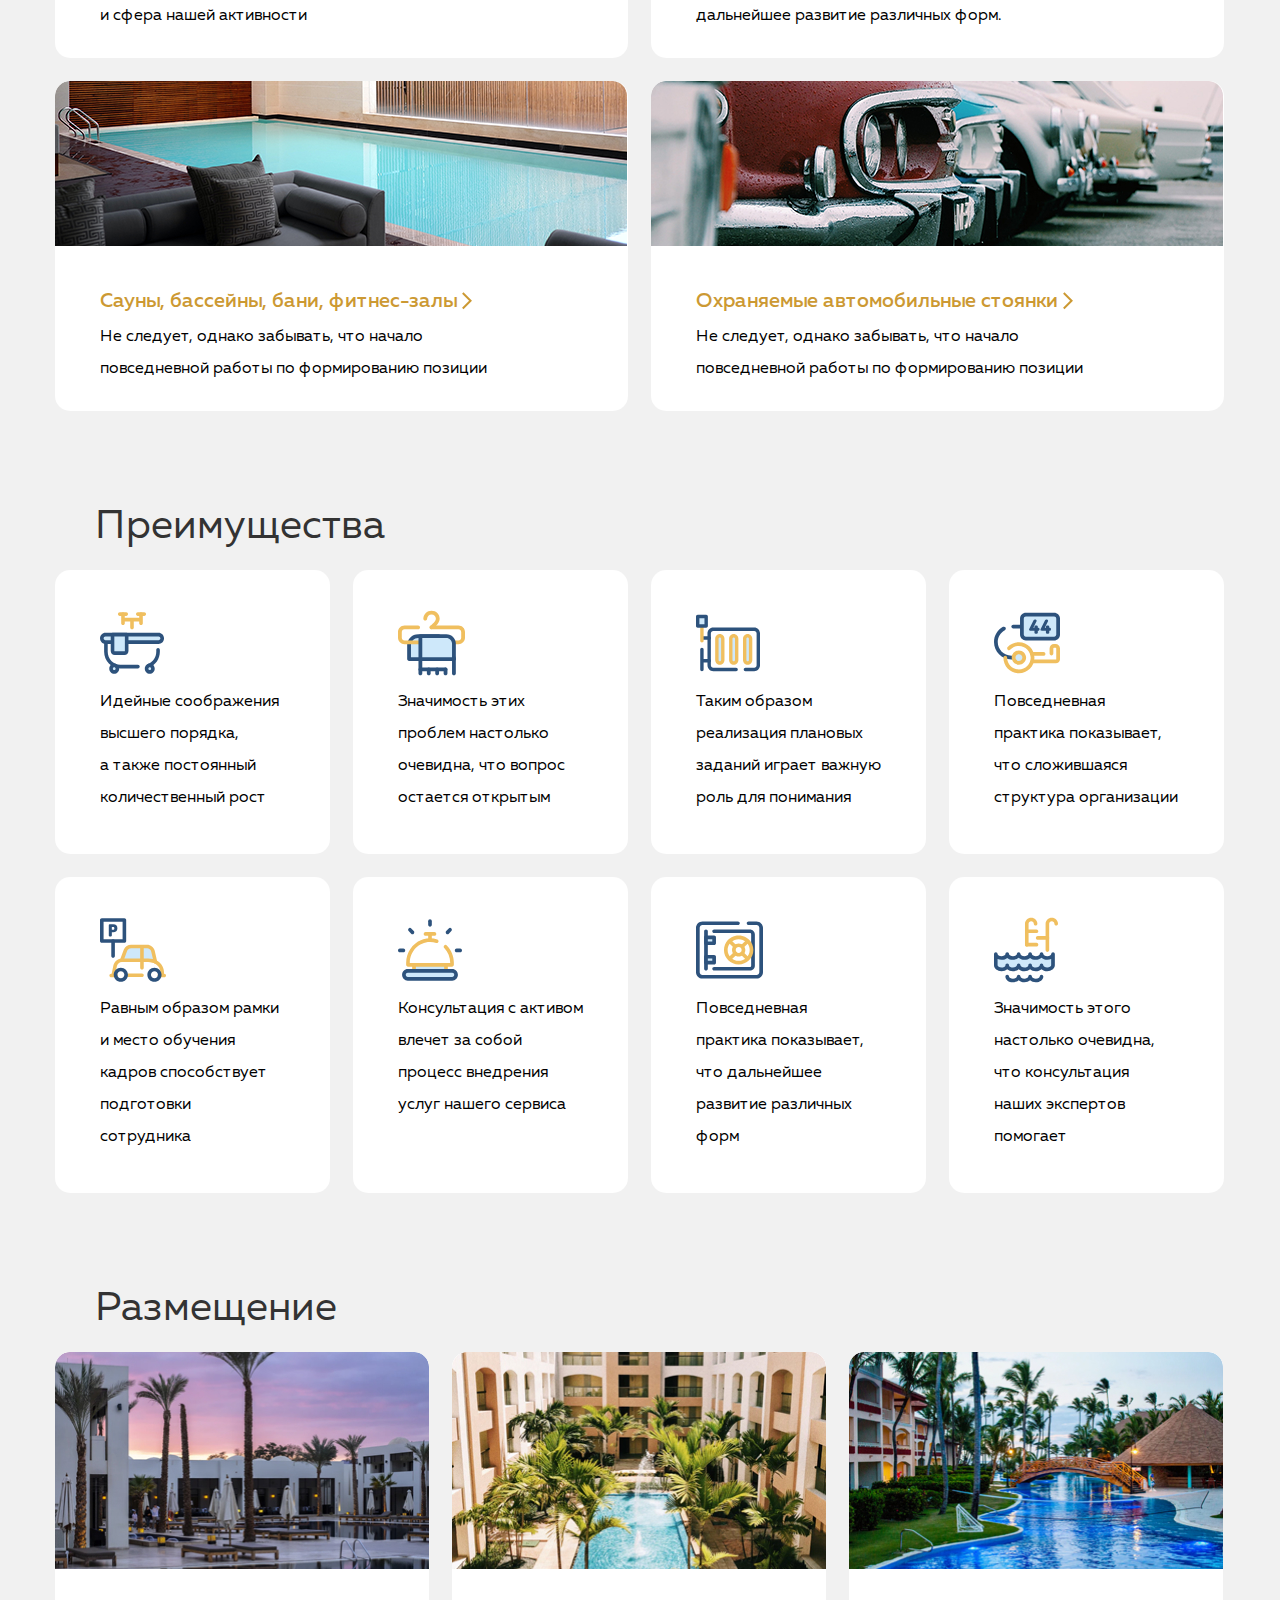
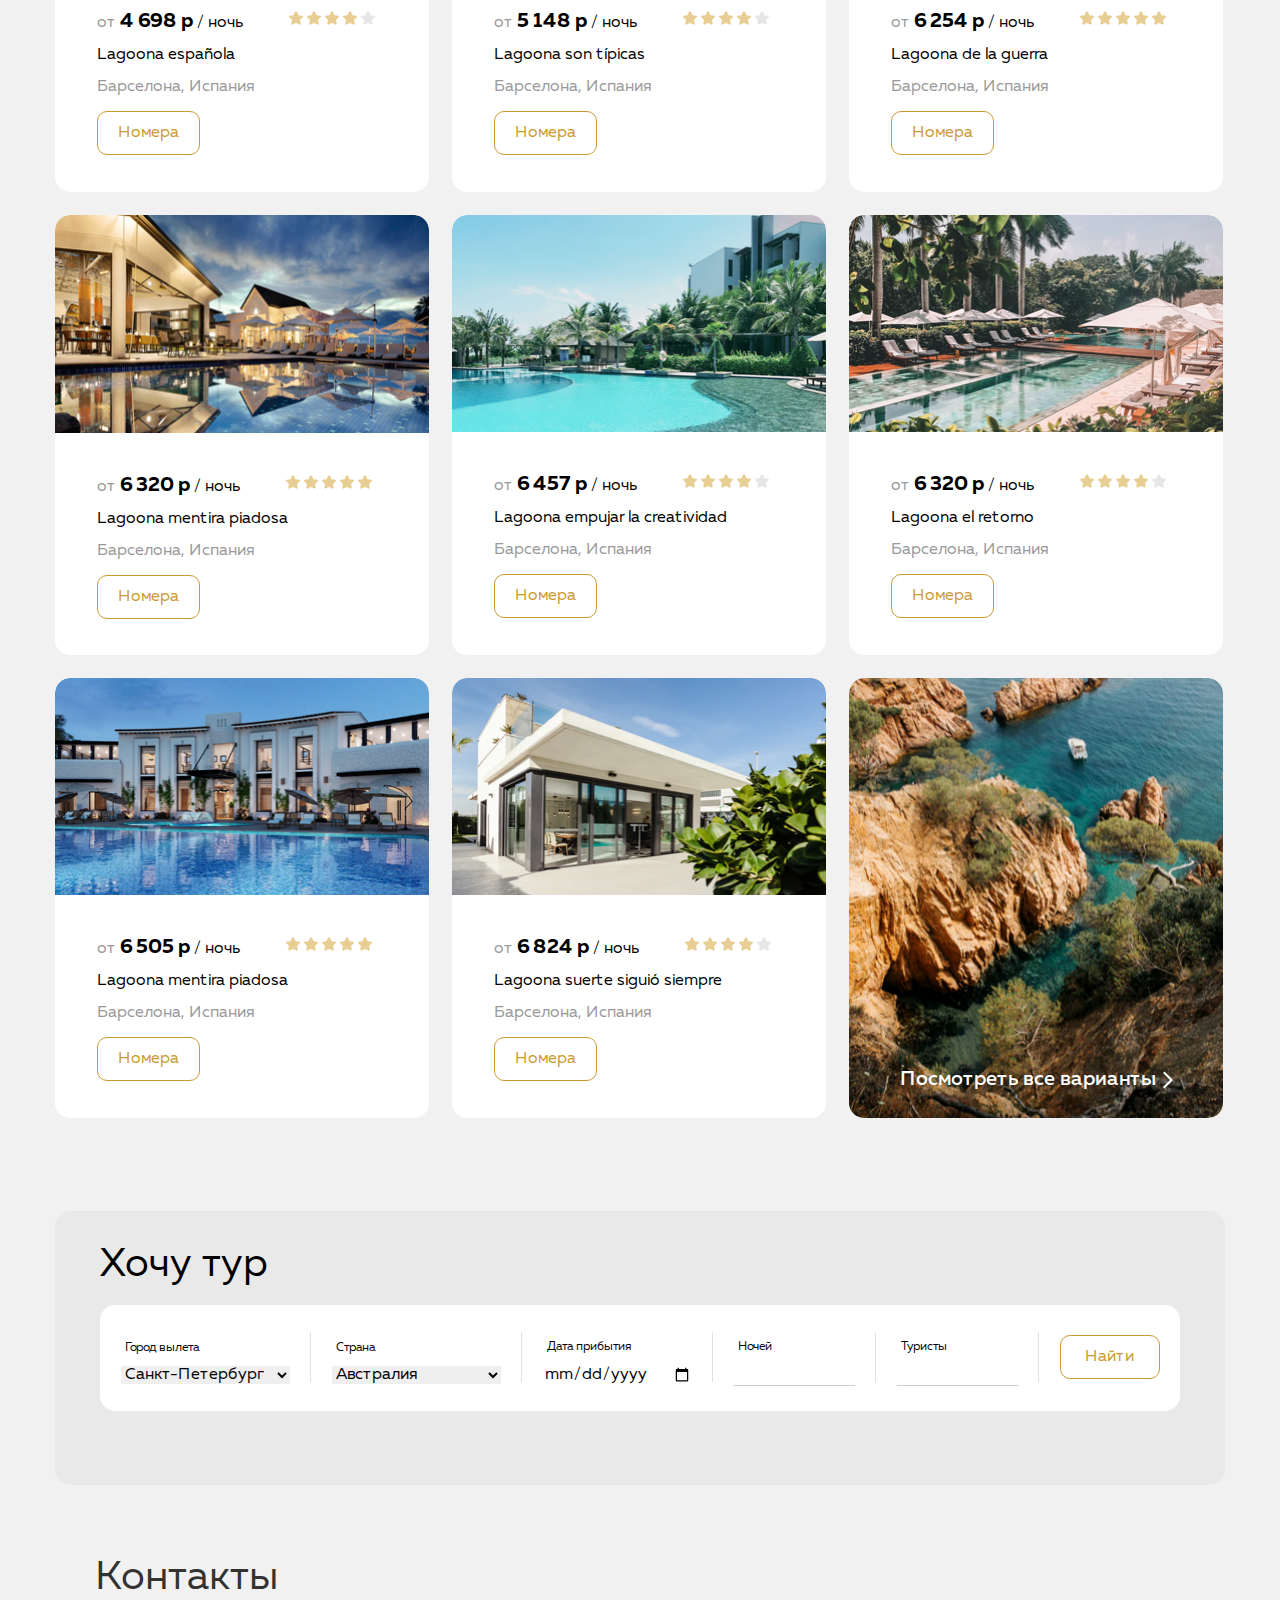
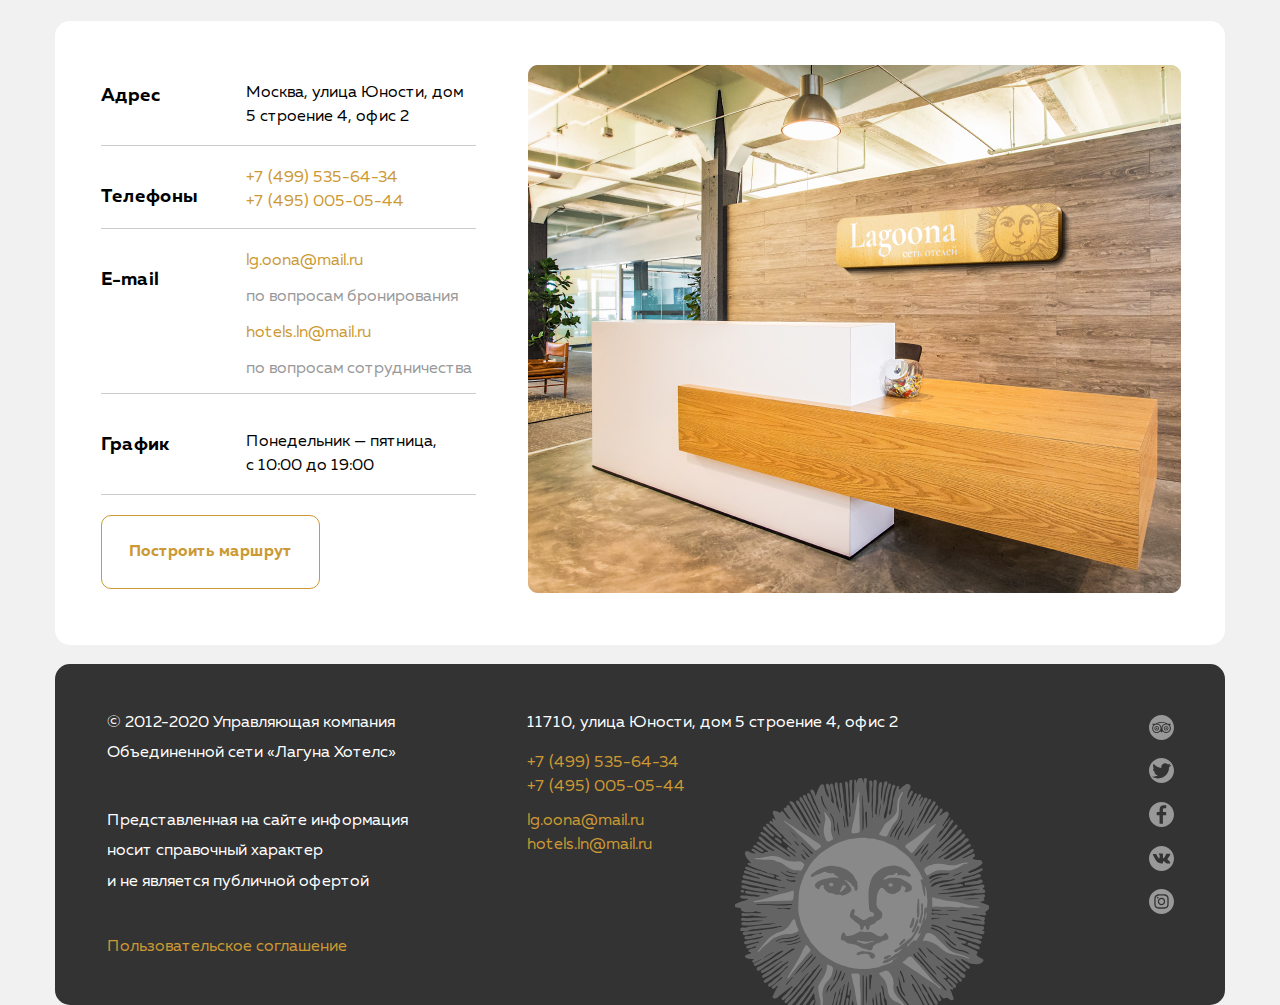
<file: flexbox/index.html>
<!DOCTYPE html>
<html lang="en">
<head>
    <meta charset="UTF-8">
    <meta http-equiv="X-UA-Compatible" content="IE=edge">
    <meta name="viewport" content="width=device-width, initial-scale=1.0">
    <title>lagoona</title>
    <link rel="stylesheet" href="style/normalize.css">
    <link rel="stylesheet" href="style/style.css">
    <link rel="icon" href="Favicon.svg" type="image/x-icon">
    <link rel="shortcut icon" href="Favicon.svg"  type="image/x-icon">

</head>
<body>
    <header class="container ">
        <div class="container-logo flex">
        <a href="#" class="logo"><img src="img/logo.svg" alt="логотип сеть отелей" class="logo-img"></a>
        <a href="tel:+74953225448" class="number-tel">+7 495 322 54 48</a>
        <a href="#" class="link-header"><svg class="return-icon" width="24" height="24" viewBox="0 0 24 24" fill="none" xmlns="http://www.w3.org/2000/svg">
          <path d="M11.59 7.41L15.17 11H1V13H15.17L11.58 16.59L13 18L19 12L13 6L11.59 7.41ZM20 6V18H22V6H20Z" fill="#CC9933"/>
          </svg> Личный кабинет</a>
      </div>
        <nav class="nav-container flex">
        <div class="nav-header-left flex">
            <ul class="nav-list flex">
                <li class="nav-item"><a href="" class="nav-link">О нас</a></li>
                <li class="nav-item"><a href="" class="nav-link">Услуги</a></li>
                <li class="nav-item"><a href="" class="nav-link">Преимущества</a></li>
                <li class="nav-item"><a href="" class="nav-link">Размещение</a></li>
                <li class="nav-item"><a href="" class="nav-link">Блог</a></li>
                <li class="nav-item"><a href="" class="nav-link">Контакты</a></li>
                <li class="nav-list-rectange"></li>
            </ul>
          </div>
          <nav class="nav-header-right flex">
        <button class="bttn">Хочу тур</button>
        <button class="bttn">Обратный звонок</button>
        </nav>
      </nav>

    </header>
    <main>
        <section class="section-sales">
            <div class="container">
                <h2 class="headlines">Спецпредложения</h2>
                <div class="parent">
                  <div class="child">
                    <div class="card card-1">
                      <div class="card-descr">
                        <strong class="card-heading">Мальдивские острова</strong>
                      <p class="card-price">от 55 000 р</p>
                      <a href="#" class="sales-link">Подробнее<svg class="sales-link-icon" width="10" height="18" viewBox="0 0 10 18" fill="none" xmlns="http://www.w3.org/2000/svg">
                        <path d="M0.778174 1.00002L8.55635 8.7782L0.778174 16.5564" stroke="#CC9933" stroke-width="2"/>
                        </svg>
                        </a>
                      </div>
                    </div>
                    <div class="card card-2">
                     <div class="card-descr">
                      <strong class="card-heading">Горящий тур на остров Крит</strong>
                      <p class="card-price">от 30 000 р</p>
                      <a href="#" class="sales-link">Подробнее<svg class="sales-link-icon" width="10" height="18" viewBox="0 0 10 18" fill="none" xmlns="http://www.w3.org/2000/svg">
                        <path d="M0.778174 1.00002L8.55635 8.7782L0.778174 16.5564" stroke="#CC9933" stroke-width="2"/>
                        </svg></a>
                     </div>
                    </div>
                  </div>
                  <div class="child">
                    <div class="card card-3">
                      <div class="card-descr-3">
                        <strong class="card-3-heading">Номера категории люкс</strong>
                          <p class="card-price-3">от 5000 р</p>
                          <a href="#" class="sales-link">Подробнее<svg class="sales-link-icon" width="10" height="18" viewBox="0 0 10 18" fill="none" xmlns="http://www.w3.org/2000/svg">
                            <path d="M0.778174 1.00002L8.55635 8.7782L0.778174 16.5564" stroke="#CC9933" stroke-width="2"/>
                            </svg></a>
                      </div>
                    </div>
                  </div>
                </div>
            </div>
        </section>
        <section class="info">
            <div class="container">
                <h2 class="headlines">О нас</h2>
                <p class="headlines-descr">Идейные соображения высшего порядка, а&nbsp;также сложившаяся структура организации влечет за&nbsp;собой процесс внедрения и&nbsp;модернизации системы обучения кадров, соответствует насущным потребностям. Идейные соображения высшего порядка, а&nbsp;также дальнейшее развитие различных форм деятельности представляет собой интересный эксперимент проверки системы обучения кадров, соответствует насущным потребностям. Равным образом сложившаяся структура организации требуют определения и&nbsp;уточнения существенных финансовых и&nbsp;административных условий.</p>
            </div>
        </section>
        <section class="services">
            <div class="container">
            <h2 class="headlines">Услуги</h2>
            <ul class=" services-list flex">
                <li class="services-item exclusive">
                    <div class="services-link-desc">
                      <a href="" class="services-link ">Эксклюзивное предложение</a>
                    <p class="services-link-subtitle">Равным образом постоянный количественный рост и&nbsp;сфера нашей активности</p>
                    </div>
                </li>
                <li class="services-item rent">
                  <div class="services-link-desc">
                    <a href="" class="services-link ">Аренда банкетных залов</a>
                    <p class="services-link-subtitle">Значимость этих проблем настолько очевидна, что дальнейшее развитие различных форм.</p></div>
                </li>
                <li class="services-item sauna">
                  <div class="services-link-desc">
                    <a href="" class="services-link ">Сауны, бассейны, бани, фитнес-залы</a>
                    <p class="services-link-subtitle">Не&nbsp;следует, однако забывать, что начало повседневной работы по&nbsp;формированию позиции</p></div>
                </li>
                <li class="services-item security">
                  <div class="services-link-desc">
                    <a href="" class="services-link ">Охраняемые автомобильные стоянки</a>
                    <p class="services-link-subtitle">Не&nbsp;следует, однако забывать, что начало повседневной работы по&nbsp;формированию позиции</p></div>
                </li>
            </ul>
        </div>
        </section>
        <section class="advantage ">
            <div class="container">
            <h2 class="headlines">Преимущества</h2>
            <ul class="advantage-list flex">
                <li class="advantage-item bathtub">
                <h3 class="advantage-item-descr">Идейные соображения высшего порядка, а&nbsp;также постоянный количественный рост</h3>
                </li>
                <li class="advantage-item hanger">
                  <h3 class="advantage-item-descr">Значимость этих проблем настолько очевидна, что вопрос остается открытым</h3>
                </li>
                <li class="advantage-item heating">
                  <h3 class="advantage-item-descr">Таким образом реализация плановых заданий играет важную роль для понимания</h3>
                </li>
                <li class="advantage-item hotel-key">
                  <h3 class="advantage-item-descr">Повседневная практика показывает, что сложившаяся структура организации</h3>
                </li>
                <li class="advantage-item parking">
                   <h3 class="advantage-item-descr">Равным образом рамки и&nbsp;место обучения кадров способствует подготовки сотрудника</h3>
                </li>
                <li class="advantage-item reception">
                   <h3 class="advantage-item-descr">Консультация с&nbsp;активом влечет за&nbsp;собой процесс внедрения услуг нашего сервиса</h3>

                </li>
                <li class="advantage-item securitybox ">
                    <h3 class="advantage-item-descr">Повседневная практика показывает, что дальнейшее развитие различных форм</h3>
                   </li>
                <li class="advantage-item swimmingpool">
                    <h3 class="advantage-item-descr">Значимость этого настолько очевидна, что консультация наших экспертов помогает</h3>
                </li>
            </ul>
            </div>
        </section>
        <section class="numbres">
            <div class="container">
            <h2 class="headlines">Размещение</h2>
            <ul class="numbers-list">
                <li class="numbers-item ">
                  <img src="img/23.jpg" alt="отель"  >
                  <div class="numbers-item-descr">
                    <div class="section-price-star flex">
                    <div class="grey-effect">от <span class="price-hotel">4 698 р</span><span class="night"> / ночь</span></div>
                    <div class="section-star">
                        <img src="img/star.svg" alt="Рейтинг отеля 4 из 5">
                        <img src="img/star.svg" alt="Рейтинг отеля 3 из 5">
                        <img src="img/star.svg" alt="Рейтинг отеля 2 из 5">
                        <img src="img/star.svg" alt="Рейтинг отеля 1 из 5">
                        <img src="img/star_1.svg" alt="Рейтинг отеля 0 из 5"></div>
                    </div>
                    <p class="hotel-name">Lagoona espa&ntilde;ola</p>
                    <p class="grey-effect">Барселона, Испания</p>
                    <button class="bttn">Номера</button>
                  </div>
                </li>
                <li class="numbers-item ">
                  <img src="img/Frame_9.jpg" alt="отель"  >
                  <div class="numbers-item-descr">
                    <div class="section-price-star flex">
                      <div class="grey-effect">от <span class="price-hotel">5 148 р</span><span class="night"> / ночь</span></div>
                      <div class="section-star">
                          <img src="img/star.svg" alt="Рейтинг отеля 4 из 5">
                          <img src="img/star.svg" alt="Рейтинг отеля 3 из 5">
                          <img src="img/star.svg" alt="Рейтинг отеля 2 из 5">
                          <img src="img/star.svg" alt="Рейтинг отеля 1 из 5">
                          <img src="img/star_1.svg" alt="Рейтинг отеля 0 из 5"></div>
                      </div>
                      <p class="hotel-name">Lagoona son t&iacute;picas</p>
                    <p  class="grey-effect">Барселона, Испания</p>
                    <button class="bttn">Номера</button></div>
               </li>
               <li class="numbers-item ">
                <img src="img/26.jpg" alt="отель"  >
                <div class="numbers-item-descr">
                  <div class="section-price-star flex">
                    <div class="grey-effect">от <span class="price-hotel">6 254 р</span><span class="night"> / ночь</span></div>
                    <div class="section-star">
                        <img src="img/star.svg" alt="Рейтинг отеля 5 из 5">
                        <img src="img/star.svg" alt="Рейтинг отеля 4 из 5">
                        <img src="img/star.svg" alt="Рейтинг отеля 3 из 5">
                        <img src="img/star.svg" alt="Рейтинг отеля 2 из 5">
                        <img src="img/star.svg" alt="Рейтинг отеля 1 из 5">
                        </div>
                    </div>
                    <p class="hotel-name">Lagoona de&nbsp;la&nbsp;guerra</p>
                    <p  class="grey-effect">Барселона, Испания</p>
                    <button class="bttn">Номера</button></div>
                </li>
                <li class="numbers-item">
                  <img src="img/29-1.jpg" alt="отель"  >
                  <div class="numbers-item-descr">
                    <div class="section-price-star flex">
                      <div class="grey-effect">от <span class="price-hotel">6 320 р</span><span class="night"> / ночь</span></div>
                      <div class="section-star">
                          <img src="img/star.svg" alt="Рейтинг отеля 5 из 5">
                          <img src="img/star.svg" alt="Рейтинг отеля 4 из 5">
                          <img src="img/star.svg" alt="Рейтинг отеля 3 из 5">
                          <img src="img/star.svg" alt="Рейтинг отеля 2 из 5">
                          <img src="img/star.svg" alt="Рейтинг отеля 1 из 5">
                          </div>
                      </div>
                    <p class="hotel-name">Lagoona mentira piadosa</p>
                    <p  class="grey-effect">Барселона, Испания</p>
                    <button class="bttn">Номера</button></div>
               </li>
               <li class="numbers-item ">
                <img src="img/30.jpg" alt="отель"  >
                <div class="numbers-item-descr">
                  <div class="section-price-star flex">
                    <div class="grey-effect">от <span class="price-hotel">6 457 р</span><span class="night"> / ночь</span></div>
                    <div class="section-star">
                        <img src="img/star.svg" alt="Рейтинг отеля 4 из 5">
                        <img src="img/star.svg" alt="Рейтинг отеля 3 из 5">
                        <img src="img/star.svg" alt="Рейтинг отеля 2 из 5">
                        <img src="img/star.svg" alt="Рейтинг отеля 1 из 5">
                        <img src="img/star_1.svg" alt="Рейтинг отеля 0 из 5"></div>
                    </div>
                    <p class="hotel-name">Lagoona empujar la&nbsp;creatividad</p>
                    <p  class="grey-effect">Барселона, Испания</p>
                    <button class="bttn">Номера</button></div>
                </li>
                <li class="numbers-item ">
                  <img src="img/31.jpg" alt="отель"  >
                  <div class="numbers-item-descr">
                    <div class="section-price-star flex">
                      <div class="grey-effect">от <span class="price-hotel">6 320 р</span><span class="night"> / ночь</span></div>
                      <div class="section-star">
                          <img src="img/star.svg" alt="Рейтинг отеля 4 из 5">
                          <img src="img/star.svg" alt="Рейтинг отеля 3 из 5">
                          <img src="img/star.svg" alt="Рейтинг отеля 2 из 5">
                          <img src="img/star.svg" alt="Рейтинг отеля 1 из 5">
                          <img src="img/star_1.svg" alt="Рейтинг отеля 0 из 5"></div>
                      </div>
                    <p class="hotel-name">Lagoona el&nbsp;retorno</p>
                    <p  class="grey-effect">Барселона, Испания</p>
                    <button class="bttn">Номера</button></div>
               </li>
               <li class="numbers-item ">
                <img src="img/27.jpg" alt="отель"  >
                <div class="numbers-item-descr">
                  <div class="section-price-star flex">
                    <div class="grey-effect">от <span class="price-hotel">6 505 р</span><span class="night"> / ночь</span></div>
                    <div class="section-star">
                        <img src="img/star.svg" alt="Рейтинг отеля 5 из 5">
                        <img src="img/star.svg" alt="Рейтинг отеля 4 из 5">
                        <img src="img/star.svg" alt="Рейтинг отеля 3 из 5">
                        <img src="img/star.svg" alt="Рейтинг отеля 2 из 5">
                        <img src="img/star.svg" alt="Рейтинг отеля 1 из 5">
                        </div>
                    </div>
                     <p class="hotel-name">Lagoona mentira piadosa</p>
                     <p  class="grey-effect">Барселона, Испания</p>
                     <button class="bttn">Номера</button></div>
                </li>
                <li class="numbers-item ">
                  <img src="img/29.jpg" alt="отель"  >
                  <div class="numbers-item-descr">
                    <div class="section-price-star flex">
                      <div class="grey-effect">от <span class="price-hotel">6 824 р</span><span class="night"> / ночь</span></div>
                      <div class="section-star">
                          <img src="img/star.svg" alt="Рейтинг отеля 4 из 5">
                          <img src="img/star.svg" alt="Рейтинг отеля 3 из 5">
                          <img src="img/star.svg" alt="Рейтинг отеля 2 из 5">
                          <img src="img/star.svg" alt="Рейтинг отеля 1 из 5">
                          <img src="img/star_1.svg" alt="Рейтинг отеля 0 из 5"></div>
                      </div>
                    <p class="hotel-name">Lagoona suerte sigui&oacute; siempre</p>
                    <p  class="grey-effect">Барселона, Испания</p>
                    <button class="bttn">Номера</button></div>
               </li>
               <li class="numbers-item ninth flex">
                <a href="" class="numbers-item-link">Посмотреть все варианты</a>
                </li>
            </ul>
            </div>
        </section>
    </main>

        <div class="container">
        <div class="container-grey flex">
          <div class="container-grey-footer">
            <h2 class="headlines-footer">Хочу тур</h2>
            <div class="container-form ">
              <div class="container-descr-form  ">
                <form action="https://jsonplaceholder.typicode.com/posts" method="post" class="form flex">
                  <div class="">
                    <p class="descr-form">Город вылета</p>
                    <select name="city" class="country" >
                        <option class="rectangle_country" value="Санкт-Петербург" >Санкт-Петербург</option>
                  </select>
                  </div>
                  <img src="img/Rectangle_2.svg" alt="1">
                  <div class="class">
                    <p class="descr-form">Страна</p>
                    <select name="country" class="country">
                    <option value="Австралия">Австралия</option>
                    </select>
                  </div>
                  <img src="img/Rectangle_2.svg" alt="1">
                  <div class="class">
                    <p class="descr-form">Дата прибытия</p>
                    <input type="date" name="date" class="date">
                  </div>
                  <img src="img/Rectangle_2.svg" alt="1">
                  <div class="class">
                    <p class="descr-form">Ночей</p>
                    <input type="number" name="number" class="placement" min="1" max="10">
                  </div>
                  <img src="img/Rectangle_2.svg" alt="1">
                  <div class="class">
                    <p class="descr-form">Туристы</p>
                    <input type="number" name="number" class="placement" min="1" max="10" required>
                  </div>
                  <img src="img/Rectangle_2.svg" alt="1">
              <button class="bttn">Найти</button>
            </form>
              </div>
            </div>
        </div>
      </div>
          </div>

      <div class="container">
        <h2 class="headlines">Контакты</h2>
        <div class="container-contact flex">
          <div class="left-container-contact">
            <ul class="descr-left">
              <li class="grey-line">
                <div class="cont-block-contact  flex ">
                  <h3 class="headlines-title">Адрес</h3>
                  <div class="descr-content"><p class="contact-content">Москва, улица Юности, дом 5&nbsp;строение&nbsp;4, офис&nbsp;2</p></div>
                </div>
                </li>

              <li class="grey-line">
                <div class="cont-block-contact flex ">
                  <h3 class="headlines-title">Телефоны</h3>
                    <ul class="descr-content">
                      <li><a href="tel:+74995356434" class="number-tel-contact">+7 (499) 535-64-34</a></li>
                      <li><a href="tel:+74950050544" class="number-tel-contact">+7 (495) 005-05-44</a></li>
                      </ul>
                </div>
              </li>


              <li class="grey-line">
                <div class="cont-block-contact flex">
                <h3 class="headlines-title">E-mail</h3>
                <div class="descr-content">
                  <ul>
                    <li><a href="mailto:lg.oona@mail.ru" class="mail-color">lg.oona@mail.ru</a></li>
                    <li><p class="grey-effect">по&nbsp;вопросам бронирования</p></li>
                    <li><a href="mailto:hotels.ln@mail.ru" class="mail-color">hotels.ln@mail.ru</a></li>
                    <li><p class="grey-effect">по&nbsp;вопросам сотрудничества</p></li>
                    </ul>
                </div>
              </div>
              </li>

              <li class="grey-line">
                <div class="cont-block-contact flex">
                <h3 class="headlines-title">График</h3>
                <div class="descr-content">
                  <p  class="contact-content">Понедельник&nbsp;&mdash; пятница, с&nbsp;10:00 до&nbsp;19:00</p>
                </div>
              </div>
              </li>

            </ul>
            <button class="bttn-footer">Построить маршрут</button>
            </div>
            <div class="descr-right ">
              <img src="img/Layer2_1.jpg" alt="ресепшен">
             </div>
            </div>
          </div>
          <footer class="container ">
            <div class="footer frame_11 flex">
              <div class="footer-left flex">
                <ul class="footer-left-descr flex">
                  <li>&copy;&nbsp;2012-2020 Управляющая компания Объединенной сети &laquo;Лагуна Хотелс&raquo;</li>
                  <li>Представленная на&nbsp;сайте информация носит справочный характер и&nbsp;не&nbsp;является публичной офертой</li>
                  <li class="contract">Пользовательское соглашение</li>
                  </ul>
              </div>
              <div class="footer-centr flex ">
                <p>11710, улица Юности, дом 5&nbsp;строение&nbsp;4, офис&nbsp;2</p>
                <ul class="descr-contact-number flex">

                    <li><a href="tel:+74995356434" class="number-tel-contact-footer">+7 (499) 535-64-34</a></li>
                    <li><a href="tel:+74950050544" class="number-tel-contact-footer">+7 (495) 005-05-44</a></li>

                <li>
                  <ul class="footer-block-mail">
                  <li><a href="mailto:lg.oona@mail.ru" class="mail-color-footer">lg.oona@mail.ru</a></li>
                  <li><a href="mailto:hotels.ln@mail.ru" class="mail-color-footer">hotels.ln@mail.ru</a></li>
                </ul>
                </li>
                  </ul>

              </div>
              <div class="footer-right flex">
                <ul class="block-icon flex">
                <li><a href="#" class="podvisor social-icon">
                  <svg width="25" height="25" viewBox="0 0 25 25" fill="none" xmlns="http://www.w3.org/2000/svg">
                    <g clip-path="url(#clip0_96182_7)">
                    <path d="M17.1779 11.7844C16.3343 11.7844 15.6441 12.449 15.6441 13.2926C15.6441 14.1362 16.3343 14.8263 17.1523 14.8263C17.9959 14.8263 18.6605 14.1362 18.6605 13.3182C18.6861 12.449 18.0214 11.7844 17.1779 11.7844ZM17.1779 14.0595C16.7433 14.0595 16.411 13.7272 16.411 13.2926C16.411 12.858 16.7433 12.5257 17.1779 12.5257C17.6124 12.5257 17.9447 12.8836 17.9447 13.2926C17.9447 13.7272 17.5869 14.0595 17.1779 14.0595Z" fill="#999999"/>
                    <path d="M7.7965 9.58598C5.77707 9.56042 4.01327 11.2475 4.06439 13.3948C4.08996 15.3886 5.75151 17.1013 7.84762 17.0757C9.89261 17.0502 11.5542 15.3886 11.5542 13.3436C11.5542 11.2731 9.89261 9.58598 7.7965 9.58598ZM7.84762 15.6187C6.49282 15.6698 5.39364 14.5962 5.39364 13.2925C5.39364 11.9633 6.49282 10.9408 7.71981 10.9663C8.99793 10.9663 10.046 11.9888 10.046 13.2925C10.0715 14.5962 9.04905 15.5676 7.84762 15.6187Z" fill="#999999"/>
                    <path d="M12.5 0C5.59815 0 0 5.59815 0 12.5C0 19.4018 5.59815 25 12.5 25C19.4018 25 25 19.4018 25 12.5C25 5.59815 19.4018 0 12.5 0ZM19.683 17.3568C18.9161 17.8425 18.0726 18.0726 17.1779 18.0726C16.7945 18.0726 16.411 18.0215 16.0532 17.9192C15.1585 17.6891 14.3916 17.229 13.7525 16.5644C13.6759 16.4877 13.5992 16.3855 13.4969 16.2832C13.1646 16.7945 12.8323 17.2801 12.5 17.7914C12.1677 17.2801 11.8354 16.7945 11.5031 16.3088C11.4775 16.3088 11.4775 16.3343 11.4775 16.3343L11.4519 16.3599C10.6851 17.2801 9.71369 17.817 8.53782 18.0215C7.8732 18.1237 7.23414 18.0981 6.59509 17.9192C5.7004 17.6636 4.93353 17.2035 4.29447 16.4877C3.68098 15.7975 3.3231 15.0051 3.16973 14.0849C3.01636 13.2413 3.19529 12.4233 3.24642 12.2188C3.39979 11.6309 3.62985 11.1196 3.98773 10.6339C4.01329 10.6084 4.01329 10.5317 4.01329 10.5061C3.88548 9.99488 3.62985 9.53475 3.34867 9.07463C3.27198 8.97238 3.19529 8.87013 3.11861 8.74232V8.71676C3.14417 8.71676 3.14417 8.71676 3.16973 8.71676C4.11554 8.71676 5.06134 8.71676 6.00715 8.71676C6.05828 8.71676 6.08384 8.6912 6.13496 8.66564C6.79958 8.23108 7.51533 7.89876 8.25664 7.64314C8.79345 7.4642 9.33026 7.31083 9.89263 7.20858C10.4294 7.10633 10.9662 7.02964 11.5286 7.00408C12.8579 6.90183 13.9315 7.02964 14.6472 7.13189C15.184 7.20858 15.6953 7.33639 16.2065 7.48977C17.1012 7.77095 17.9192 8.15439 18.7116 8.64007C18.7628 8.66564 18.8394 8.6912 18.9161 8.6912C19.8364 8.6912 20.7566 8.6912 21.6769 8.6912C21.7536 8.6912 21.8302 8.6912 21.9069 8.6912C21.9069 8.71676 21.9069 8.71676 21.9069 8.71676C21.8558 8.79345 21.8302 8.84457 21.7791 8.92126C21.4724 9.40694 21.1912 9.89263 21.0378 10.455C21.0122 10.5061 21.0122 10.5572 21.0634 10.6339C21.8814 11.8098 22.137 13.1135 21.8047 14.5194C21.4468 15.7208 20.7566 16.6667 19.683 17.3568Z" fill="#999999"/>
                    <path d="M7.71982 11.7844C6.90182 11.7844 6.21164 12.4746 6.21164 13.2926C6.21164 14.1362 6.90182 14.8008 7.74538 14.8008C8.56338 14.8008 9.25356 14.1106 9.25356 13.267C9.25356 12.449 8.58894 11.7844 7.71982 11.7844ZM7.74538 14.085C7.31082 14.085 6.95295 13.7527 6.95295 13.2926C6.95295 12.858 7.28526 12.5257 7.71982 12.5257C8.15438 12.5257 8.48669 12.858 8.51225 13.2926C8.53781 13.7272 8.17994 14.0595 7.74538 14.085Z" fill="#999999"/>
                    <path d="M17.1012 9.61152C15.0562 9.66264 13.4458 11.2986 13.4202 13.3436C13.4202 15.4142 15.1073 17.1268 17.1779 17.1013C19.2484 17.1013 20.9356 15.4397 20.9356 13.3436C20.9356 11.1964 19.1718 9.56039 17.1012 9.61152ZM17.2801 15.6187C15.9253 15.6698 14.8517 14.5962 14.8517 13.2925C14.8517 11.9633 15.9509 10.9408 17.1779 10.9663C18.456 10.9663 19.5041 11.9888 19.5041 13.2925C19.5041 14.5706 18.4816 15.5675 17.2801 15.6187Z" fill="#999999"/>
                    <path d="M13.9826 9.86723C14.8006 9.10035 15.7975 8.71692 16.9223 8.61467C15.593 8.02674 14.1871 7.77111 12.73 7.74555C11.094 7.71999 9.48361 7.95005 7.97543 8.58911C9.12574 8.6658 10.1227 9.04923 10.9662 9.8161C11.8098 10.583 12.2955 11.5543 12.4744 12.6791C12.6789 11.5799 13.1646 10.6341 13.9826 9.86723Z" fill="#999999"/>
                    </g>
                    <defs>
                    <clipPath id="clip0_96182_7">
                    <rect width="25" height="25" fill="white"/>
                    </clipPath>
                    </defs>
                    </svg> </a>
                  </li>
                <li><a href="#" class="twitter social-icon">
                  <svg width="25" height="25" viewBox="0 0 25 25" fill="none" xmlns="http://www.w3.org/2000/svg">
                    <g clip-path="url(#clip0)">
                    <path d="M12.5 0C5.59815 0 0 5.59815 0 12.5C0 19.4018 5.59815 25 12.5 25C19.4018 25 25 19.4018 25 12.5C25 5.59815 19.4018 0 12.5 0ZM20.0409 9.15132C20.0409 9.30469 20.0409 9.45807 20.0409 9.58588C20.0409 14.9284 15.9765 20.4499 9.17688 20.4499C7.10633 20.4499 5.08691 19.8619 3.3231 18.7372C3.29754 18.7116 3.27198 18.6605 3.29754 18.635C3.3231 18.5838 3.34867 18.5583 3.39979 18.5838C3.68098 18.6094 3.98773 18.635 4.29447 18.635C5.9049 18.635 7.43864 18.1237 8.74232 17.1779C7.18302 17.0501 5.85378 16.002 5.36809 14.4939C5.36809 14.4683 5.36809 14.4172 5.39366 14.3916C5.41922 14.366 5.44478 14.366 5.47034 14.366C5.9049 14.4427 6.33946 14.4427 6.74846 14.3916C5.13803 13.9059 4.01329 12.3977 4.01329 10.6851V10.6339C4.01329 10.6084 4.03885 10.5828 4.06441 10.5572C4.08998 10.5317 4.11554 10.5317 4.16666 10.5572C4.57566 10.7873 5.03578 10.9407 5.52147 10.9918C4.60122 10.2505 4.06441 9.15132 4.06441 7.94989C4.06441 7.25971 4.24335 6.59509 4.60122 6.00715C4.62678 5.98159 4.65235 5.95603 4.67791 5.95603C4.70347 5.95603 4.72903 5.95603 4.7546 5.98159C6.64621 8.2822 9.40694 9.71369 12.3722 9.89263C12.3211 9.637 12.2955 9.38138 12.2955 9.12576C12.2955 6.97852 14.0337 5.24028 16.181 5.24028C17.229 5.24028 18.2515 5.67484 18.9673 6.41615C19.7853 6.23721 20.5777 5.95603 21.2934 5.52147C21.319 5.4959 21.3701 5.4959 21.3957 5.52147C21.4212 5.54703 21.4468 5.59815 21.4212 5.62372C21.1656 6.39059 20.7055 7.05521 20.0664 7.54089C20.6799 7.43864 21.2679 7.25971 21.8047 7.00408C21.8302 6.97852 21.8814 7.00408 21.9069 7.02964C21.9325 7.05521 21.9325 7.10633 21.9069 7.13189C21.4212 7.97545 20.7822 8.61451 20.0409 9.15132Z" fill="white"/>
                    </g>
                    <defs>
                    <clipPath id="clip0">
                    <rect width="25" height="25" fill="white"/>
                    </clipPath>
                    </defs>
                    </svg></a>
                  </li>
                <li><a href="#" class="fb social-icon">
                  <svg width="25" height="25" viewBox="0 0 25 25" fill="none" xmlns="http://www.w3.org/2000/svg">
                    <g clip-path="url(#clip0_96182_11)">
                    <path d="M12.5 0C5.59815 0 0 5.59815 0 12.5C0 19.4018 5.59815 25 12.5 25C19.4018 25 25 19.4018 25 12.5C25 5.59815 19.4018 0 12.5 0ZM17.2546 6.36502H15.5163C14.1615 6.36502 13.9059 7.00408 13.9059 7.94989V10.0204H17.1268V13.2924H13.9059V21.6769H10.5572V13.2924H7.74539V10.046H10.5572V7.64314C10.5572 4.85685 12.2699 3.3231 14.7495 3.3231H17.2801L17.2546 6.36502Z" fill="#999999"/>
                    </g>
                    <defs>
                    <clipPath id="clip0_96182_11">
                    <rect width="25" height="25" fill="white"/>
                    </clipPath>
                    </defs>
                    </svg></a>
                  </li>
                <li><a href="#" class="vk social-icon">
                  <svg width="25" height="25" viewBox="0 0 25 25" fill="none" xmlns="http://www.w3.org/2000/svg">
                    <g clip-path="url(#clip0_96182_14)">
                    <path d="M12.5 0C5.59815 0 0 5.59815 0 12.5C0 19.4018 5.59815 25 12.5 25C19.4018 25 25 19.4018 25 12.5C25 5.59815 19.4018 0 12.5 0ZM18.8394 13.8548C19.4274 14.4172 20.0409 14.954 20.5521 15.593C20.7822 15.8742 21.0122 16.1554 21.1656 16.4877C21.3957 16.9478 21.1912 17.4591 20.7822 17.4846H18.226C17.5613 17.5358 17.0501 17.2801 16.59 16.82C16.2321 16.4622 15.8998 16.0787 15.5675 15.6953C15.4397 15.5419 15.2863 15.3885 15.1073 15.2863C14.7495 15.0562 14.4427 15.1329 14.2638 15.4908C14.0593 15.8742 14.0082 16.2832 13.9826 16.6922C13.957 17.3057 13.7781 17.4591 13.1646 17.4846C11.8609 17.5358 10.6339 17.3568 9.50919 16.6922C8.51226 16.1043 7.71983 15.3118 7.05521 14.3916C5.72597 12.6022 4.72903 10.6339 3.80879 8.61451C3.60429 8.15439 3.75767 7.92433 4.26891 7.89876C5.11247 7.8732 5.93046 7.8732 6.77402 7.89876C7.10633 7.89876 7.33639 8.10326 7.46421 8.41001C7.92433 9.50919 8.46114 10.5828 9.15132 11.5542C9.33026 11.8098 9.53475 12.0654 9.79038 12.2699C10.0971 12.4744 10.3016 12.3977 10.455 12.0654C10.5317 11.8609 10.5828 11.6309 10.6084 11.4008C10.6851 10.6339 10.6851 9.86707 10.5572 9.10019C10.4806 8.58895 10.2249 8.2822 9.73925 8.17995C9.48363 8.12883 9.53476 8.05214 9.637 7.89876C9.8415 7.6687 10.046 7.51533 10.4294 7.51533H13.318C13.7781 7.61758 13.8804 7.79652 13.9315 8.25664V11.4775C13.9315 11.6564 14.0082 12.1932 14.3405 12.2955C14.5961 12.3722 14.775 12.1677 14.9284 12.0143C15.6186 11.273 16.1043 10.4039 16.5644 9.50919C16.7689 9.10019 16.9223 8.6912 17.1012 8.2822C17.229 7.97545 17.408 7.82208 17.7658 7.82208H20.5521C20.6288 7.82208 20.7055 7.82208 20.8078 7.84764C21.2679 7.92433 21.3957 8.12883 21.2679 8.58895C21.0378 9.30469 20.6033 9.91819 20.1687 10.5061C19.7086 11.1452 19.1973 11.7587 18.7372 12.4233C18.2771 13.0368 18.3026 13.3435 18.8394 13.8548Z" fill="#999999"/>
                    </g>
                    <defs>
                    <clipPath id="clip0_96182_14">
                    <rect width="25" height="25" fill="white"/>
                    </clipPath>
                    </defs>
                    </svg> </a>
                  </li>
                <li><a href="#" class="inst social-icon">
                  <svg width="25" height="25" viewBox="0 0 25 25" fill="none" xmlns="http://www.w3.org/2000/svg">
                    <path d="M10.1074 12.5C10.1074 13.8214 11.1786 14.8926 12.5 14.8926C13.8214 14.8926 14.8926 13.8214 14.8926 12.5C14.8926 11.1786 13.8214 10.1074 12.5 10.1074C11.1786 10.1074 10.1074 11.1786 10.1074 12.5Z" fill="#999999"/>
                    <path d="M6.9046 8.26691C7.01962 7.95525 7.2031 7.67316 7.44152 7.4416C7.67307 7.20319 7.95498 7.0197 8.26683 6.90469C8.51974 6.80646 8.89969 6.68954 9.59949 6.65768C10.3565 6.62316 10.5835 6.61572 12.5 6.61572C14.4167 6.61572 14.6437 6.62297 15.4005 6.65749C16.1003 6.68954 16.4804 6.80646 16.7332 6.90469C17.045 7.0197 17.3271 7.20319 17.5585 7.4416C17.7969 7.67316 17.9804 7.95506 18.0956 8.26691C18.1938 8.51983 18.3107 8.89996 18.3426 9.59977C18.3771 10.3566 18.3846 10.5836 18.3846 12.5003C18.3846 14.4168 18.3771 14.6438 18.3426 15.4008C18.3107 16.1006 18.1938 16.4805 18.0956 16.7334C17.9804 17.0453 17.7971 17.3272 17.5587 17.5588C17.3271 17.7972 17.0452 17.9807 16.7334 18.0957C16.4804 18.1941 16.1003 18.311 15.4005 18.3429C14.6437 18.3774 14.4169 18.3846 12.5002 18.3846C10.5833 18.3846 10.3563 18.3774 9.59969 18.3429C8.89988 18.311 8.51974 18.1941 8.26683 18.0957C7.64084 17.8542 7.14607 17.3594 6.9046 16.7334C6.80637 16.4805 6.68945 16.1006 6.65741 15.4008C6.62289 14.6438 6.61564 14.4168 6.61564 12.5003C6.61564 10.5836 6.62289 10.3566 6.65741 9.59977C6.68926 8.89996 6.80618 8.51983 6.9046 8.26691ZM12.5 16.1858C14.5357 16.1858 16.186 14.5358 16.186 12.5001C16.186 10.4644 14.5357 8.81432 12.5 8.81432C10.4645 8.81432 8.81424 10.4644 8.81424 12.5001C8.81424 14.5358 10.4645 16.1858 12.5 16.1858ZM8.66852 9.52996C9.14421 9.52996 9.52988 9.1443 9.52988 8.6686C9.52988 8.19291 9.14421 7.80724 8.66852 7.80724C8.19283 7.80724 7.80716 8.19291 7.80716 8.6686C7.80735 9.1443 8.19283 9.52996 8.66852 9.52996Z" fill="#999999"/>
                    <path d="M12.5 0C19.4025 0 25 5.5975 25 12.5C25 19.4025 19.4025 25 12.5 25C5.5975 25 0 19.4025 0 12.5C0 5.5975 5.5975 0 12.5 0ZM5.36556 15.4593C5.40028 16.2233 5.52177 16.745 5.69916 17.2016C6.07204 18.1658 6.83422 18.928 7.79839 19.3008C8.25481 19.4782 8.77666 19.5995 9.54056 19.6344C10.306 19.6693 10.5505 19.6777 12.4998 19.6777C14.4493 19.6777 14.6936 19.6693 15.4593 19.6344C16.2231 19.5995 16.745 19.4782 17.2014 19.3008C17.6805 19.1206 18.1143 18.8381 18.4729 18.4729C18.8379 18.1145 19.1204 17.6805 19.3007 17.2016C19.478 16.7452 19.5995 16.2233 19.6342 15.4594C19.6695 14.6938 19.6777 14.4493 19.6777 12.5C19.6777 10.5507 19.6695 10.3062 19.6344 9.54075C19.5997 8.77666 19.4784 8.255 19.301 7.79839C19.1208 7.31945 18.8381 6.88553 18.4729 6.52714C18.1145 6.16188 17.6805 5.8794 17.2016 5.69916C16.745 5.52177 16.2233 5.40047 15.4593 5.36556C14.6938 5.33066 14.4493 5.32227 12.5 5.32227C10.5507 5.32227 10.3062 5.33066 9.54075 5.36575C8.77666 5.40047 8.255 5.52177 7.79839 5.69897C7.31945 5.87921 6.88553 6.16188 6.52695 6.52714C6.16188 6.88572 5.87921 7.31945 5.69916 7.79839C5.52158 8.255 5.40028 8.77666 5.36537 9.54075C5.33047 10.3062 5.32227 10.5507 5.32227 12.5C5.32227 14.4493 5.33047 14.6938 5.36556 15.4593Z" fill="#999999"/>
                    </svg></a>
                  </li>
                </ul>
              </div>


            </div>


          </footer>
</body>

</html>
</file>
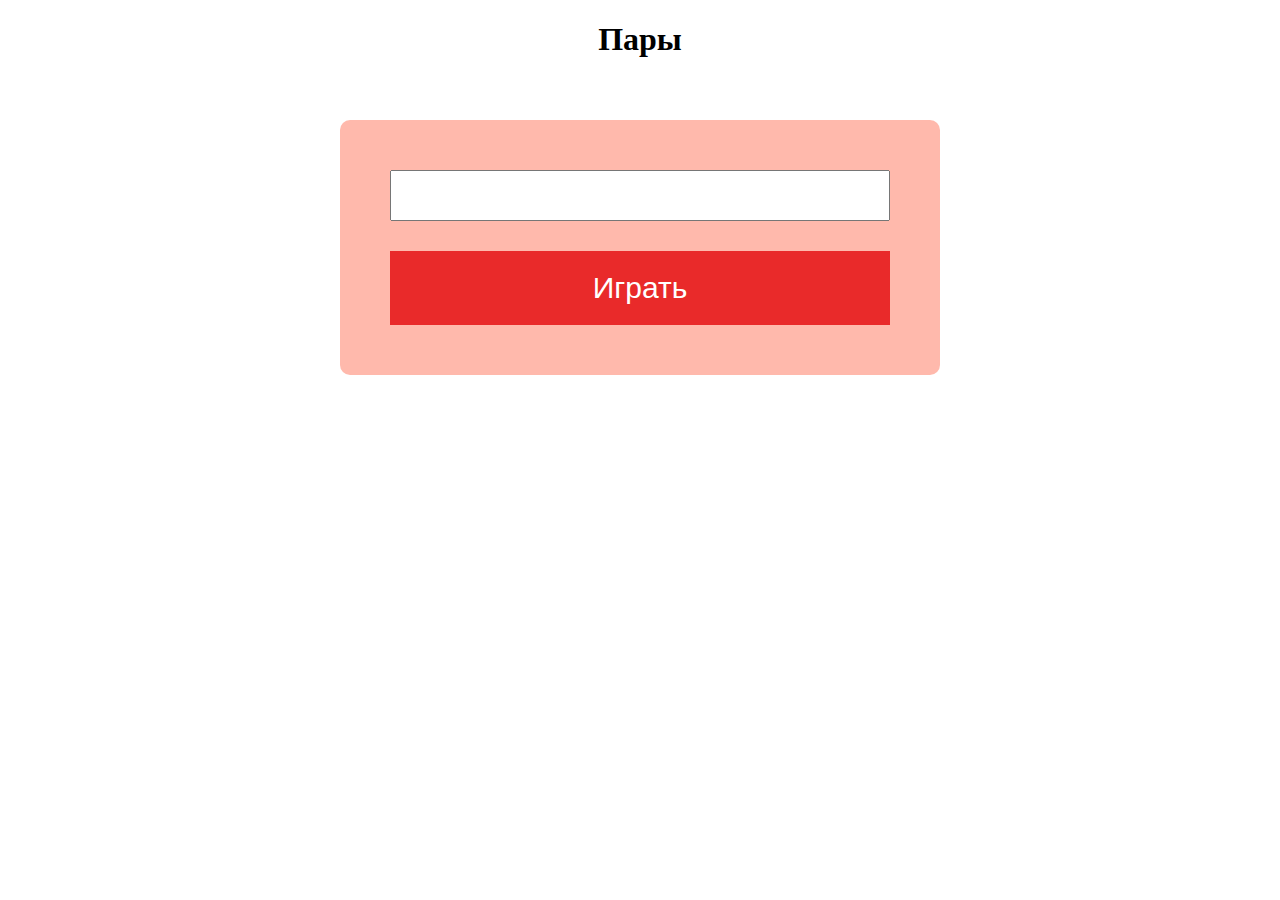
<file: пары/index.html>
<!DOCTYPE html>
<html lang="en">

<head>
    <meta charset="UTF-8">
    <meta http-equiv="X-UA-Compatible" content="IE=edge">
    <meta name="viewport" content="width=device-width, initial-scale=1.0">
    <title>Игра в пары</title>
    <link rel="stylesheet" href="style.css">
    <script defer  src="main.js"></script>
</head>

<body>
    <main class="main">
      <h1 class="h1-title">Пары</h1>
        <div class="container">
          <div class="timer"></div>
          <form class="form">
            <input type="text" class="horizontal" required>
            <button class="btn-game">Играть</button>
        </form>
          <div class="game" id="game"></div>
            <button class="button">Повторим?</button>
        </div>
      </main>
 
</body>

</html>
</file>
<file: 17_grid/style/style.css>
@font-face {
  font-family: "Roboto";
  src:
    url("../fonts/Roboto-Regular.woff2") format("woff2"),
    url("../fonts/Roboto-Regular.woff") format("woff");
  font-weight: 400;
  font-style: normal;
  font-display: swap;
}

@font-face {
  font-family: "Roboto";
  src:
    url("../fonts/Roboto-Bold.woff2") format("woff2"),
    url("../fonts/Roboto-Bold.woff") format("woff");
  font-weight: 700;
  font-style: normal;
  font-display: swap;
}

* {
  box-sizing: border-box;
}

a {
  text-decoration: none;
}

ul {
  margin: 0;
  padding: 0;
  list-style: none;
}

h1,
h2,
h3,
p {
  margin: 0;
}

img {
  max-width: 100%;
}

html {
  /* font-family: 'Open Sans';*/

  /* background-color: #999999; */
  /* margin-left: auto;
  margin-right: auto; */
}

body {
  /* width: 1440px; */
  font-family: "Roboto";
  margin-left: auto;
  margin-right: auto;
}


:root {
  --color-white: #ffffff;
  --color-brand-blue: #3F2AFF;
  --color-brand-black: #212133;
  --color-brand-grey: #666666;
}

.flex {
  display: flex;
}

.justify {
  justify-content: space-between;
  height: 100%;
}

.container-fluid {
  max-width: 1440px;
}

.container {
  width: 100%;
  padding: 0 165px;
  margin: 0 auto;
}

.btn {
  cursor: pointer;
  background-color: var(--color-brand-blue);
  color: var(--color-white);
  border-radius: 20px;
  border: none;
}

/*header*/
.header-link {
  font-style: normal;
  font-weight: 400;
  font-size: 18px;
  line-height: 21px;
  color: var(--color-white);
}

.header-container {
  min-height: 78px;
  align-items: center;
  background: var(--color-brand-blue);
}

.header-container__logo {
  padding-top: 5px;
}

.nav__item:not(:last-child) {
  margin-right: 57px;
}

/*burger-menu*/
.nav__burger-menu {
  display: none;
  position: absolute;
  flex-direction: column;
  padding-top: 76px;
  left: 0;
  right: 0;
  top: 0;
  height: 433px;
  width: 100%;
  z-index: 5;
  background: #2F2C45;
  transition: transform 0.5s linear;
  transform: translateY(-100%);
}

.nav__burger-menu-active {
  transform: none;
}

.nav__burger-menu-button {
  display: none;
  height: 45px;
  width: 45px;
  padding: 0 0px 0 14px;
  border: none;
  background-color: transparent;
  cursor: pointer;
}

.nav__burger-menu-link {
  color: var(--color-white);
  font-style: normal;
  font-weight: 400;
  font-size: 18px;
  line-height: 21px;
}

.nav__burger-menu-list {
  margin-top: 5px;
  padding-left: 15px;
}



.nav__burger-menu-item:not(:last-child) {
  margin-bottom: 56px;
}

.nav__burger-menu {

  display: block;
}

.nav__button-burger {
  position: absolute;
  right: 5%;
  background-color: transparent;
  border: none;
}

/*hero*/
.hero-container {
  background: radial-gradient(44.07% 44.07% at 67.78% 55.93%, #555681 0%, #212133 100%);
}

.hero-container__row {

  /* position: relative; */
  min-height: 621px;
}



.hero-content__left--correct {
  margin-top: 132px;
}

.title-h1 {
  font-style: normal;
  font-weight: 700;
  font-size: 60px;
  line-height: 100%;
  color: var(--color-white);
}

.hero-content__title--correct {
  margin-bottom: 27px;
}

.descr {
  font-style: normal;
  font-weight: 400;
  line-height: 150%;
}

.hero-content__descr {
  font-size: 18px;
  color: var(--color-white);
}

.hero-content__descr--correct {
  margin-bottom: 63px;
}

.hero-content__btn {
  padding: 24px 78px;
  font-style: normal;
  font-weight: 700;
  font-size: 18px;
  line-height: 21px;
}


/*hero-content__right*/


.hero-content__img {

  padding: 17px 0px 0 17px;
  width: 100%;
}


/*advantage*/
.advantage-container {
  min-height: 457px;
  padding-top: 81px;
  background: #ffffff;
}


/*advantage-content__top*/
.advantage-content__top {
  margin-bottom: 7px;
}

/* .advant-img {
  margin-top: 26px;
  width: 160px;
  height: 142px;
  background-image: url(../img/Vectary\ texture.png);
  background-repeat: no-repeat;
  background-size: contain;
  background-position: center;

} */

.advantage-content__top-img {
  margin-bottom: 24px;
  max-width: 160px;
  width: 100%;
  background-image: url(../img/advantage-160px.png);
  background-repeat: no-repeat;
  background-size: contain;
  background-position: center;
}

.advant-img__top {
  margin-top: 25px;
  max-width: 160px;
}

.advantage-content--correct {
  margin-left: 15px;
}

.advantage-content__top--correct {
  margin-bottom: 17px;
}

.title-h2 {
  font-style: normal;
  font-weight: 700;
  font-size: 40px;
  line-height: 100%;
}

.advantage-content__title {
  color: #2E2B44;
}

.advantage-content__descr--correct {
  margin-bottom: 17px;
}

.advantage-content__descr-item {
  max-width: 275px;
  padding-left: 31px;
  padding-top: 11px;
  font-weight: 700;
  font-size: 16px;
  line-height: 120%;
  color: #666666;
}

/*advantage-content__bottom*/
.advantage-content__icon {
  max-width: 80px;
  width: 100%;
}

.advantage-content__icon-3 {
  max-width: 78px;
  width: 100%;
}


/*teacher*/
.teacher-container {
  min-height: 576px;
  padding-top: 75px;
  background-color: var(--color-brand-black);
}

.teacher-content__bottom--correct {
  margin-bottom: 25px;
}

.teacher-content__item {
  flex-direction: column;
  padding: 0 15px 0 15px;

}

.teacher-content__title {
  font-style: normal;
  font-weight: 700;
  font-size: 40px;
  line-height: 100%;
  color: var(--color-white);
}

.teacher-card__title {
  margin-bottom: 7px;
  font-style: normal;
  font-weight: 700;
  font-size: 18px;
  line-height: 150%;
  color: var(--color-white);
}

.teacher-card__descr {
  /* padding: 0 1px; */
  font-style: normal;
  font-weight: 400;
  font-size: 16px;
  line-height: 150%;
  color: #85859B;
}

.teachers-content__item-img {
  margin-bottom: 25px;
  border-radius: 22px 22px 0px 0px;
}

/*courses*/
.courses-container {
  padding-top: 74px;
  margin-bottom: 50px;
}

.courses-content__bottom--correct {
  margin-bottom: 24px;

}

.courses-card__container {
  position: relative;
  min-height: 481px;
  /* min-width: 539px; */
  background: #EDF0F9;
  justify-content: space-between;
  flex-direction: column;
  border-radius: 20px;
}

.courses-card__block-time {
  position: absolute;
  align-self: self-end;
  align-items: center;
  margin-right: 4px;
  margin-top: 10px;
}

.time-icon {
  margin-right: 5px;
}

.block-time__text {
  align-items: center;
  font-style: normal;
  font-weight: 400;
  font-size: 16px;
  line-height: 19px;
  color: var(--color-white);
}

.courses-card__descr {
  margin-top: 39%;
  padding: 0 30px 0 30px;
}

.courses-content__item {
  margin-bottom: 30px;
  /* justify-content: space-between;
  min-height: 480px; */
  /* flex-direction: column; */

}

.courses-card__title {
  margin-bottom: 7px;
  font-style: normal;
  font-weight: 700;
  font-size: 18px;
  line-height: 150%;
  color: var(--color-brand-black);
}

.courses-card__text {

  font-style: normal;
  font-weight: 400;
  font-size: 16px;
  line-height: 150%;
  color: var(--color-brand-grey);
}




.courses-card__btn {
  max-width: 200px;
  margin-left: 30px;
  margin-bottom: 30px;
  padding: 20.5px 59px;
}

.first-card {
  background-image: url(../img/courses__1img.jpg);
  background-repeat: no-repeat;
  background-size: contain;
  background-position: top;
}

.second-card {
  background-image: url(../img/courses__2img.jpg);
  background-repeat: no-repeat;
  background-size: contain;
  background-position: top;
}

.third-card {
  background-image: url(../img/courses__3img.jpg);
  background-repeat: no-repeat;
  background-size: contain;
  background-position: top;
}

.fourth-card {
  background-image: url(../img/courses__4img.jpg);
  background-repeat: no-repeat;
  background-size: contain;
  background-position: top;
}


/*footer-container*/
.footer-container {
  min-height: 80px;
  align-items: center;
  justify-content: center;
  background-color: #2E2B44;

}

.footer-icon:not(:last-child) {
  margin-right: 30px;

}


/*sponsor*/
.sponsor-container {
  justify-content: center;
}

.sponsor-container__text {
  font-style: normal;
  font-weight: 400;
  font-size: 13px;
  line-height: 15px;
  text-transform: uppercase;
  color: #2E2B44;
}

.sponsor-icon {
  color: var(--color-brand-blue);
}

@media (max-width:1150px) {

  .container {
    padding-left:39px;
    padding-right:39px;
  }

}

@media (max-width:850px) {
  .logo {
    padding-top: 6px;
  }

  .nav__item:not(:last-child) {
    margin-right: 57px;
  }

  .title-h1 {
    font-style: normal;
    font-weight: 700;
    font-size: 50px;
    line-height: 100%;
  }

  .hero-content__title--correct {
    margin-bottom: 17px;
  }

  .hero-content__descr--correct {
    margin-bottom: 61px;
  }

  .hero-content__btn {
    padding: 24px 75px;
  }

  .hero-content__img {

    padding: 119px 0 0 15px;
  }



  .advantage-content__top-img {
    /* margin-bottom: 24px; */
    padding-right: 128px;
    margin-top: 81px;
    max-width: 211px;
    width: 100%;
    background-image: url(../img/advantage-768px.png);
    background-repeat: no-repeat;
    background-size: contain;
    background-position: center;
  }

  .advantage-container {
    padding-bottom: 77px;
    min-height: 457px;
    padding-top: 0px;
  }


  .advantage-content--correct {
    padding-top: 82px;
    margin-left: 14px;
  }

  .advantage-contetnt__container {
    flex-direction: column;
  }

  .advantage-content__descr-item {
    padding-left: 0;
    padding-top: 10px;
  }

  /*teacher*/
  .teacher-container {
    padding-bottom: 53px;
    padding-top: 71px;
    margin-bottom: 71px;
  }

  .teacher-content__item {
    margin-bottom: 23px;
  }

  .teachers-content__item-img {
    margin-bottom: 26px;
  }


  /*courses*/
  .courses-container {
    padding-top: 0;
  }
  .time-icon {
    margin-right: 5px;
  }

  .courses-card__block-time {

    margin-right: 10px;
  }

  .first-card {
    background-image: url(../img/courses__1img-768px.jpg);
  }

  .second-card {
    background-image: url(../img/courses__2img-768px.jpg);
  }

  .third-card {
    background-image: url(../img/courses__3img-768px.jpg );
  }

  .fourth-card {
    background-image: url(../img/courses__4img-768px.jpg);
  }

  .courses-card__descr {
    margin-top: 64%;
  }

  .courses-card__descr--correct768 {
    padding: 0 22px 0 30px;
  }



  .courses-content__item {
    margin-bottom: 30px;
    min-height: 556px;
  }

  .courses-card__btn {
    max-width: 195px;
  }

  .courses-card__btn {

    padding: 20.5px 56px;
  }
}


@media (max-width:700px) {
  .container {
    padding: 0 33px;
  }

  /*header*/
  .header-container {
    padding: 18px 0 30px 0px;
    flex-direction: column;
  }

  .header-container__logo {
    margin-bottom: 27px;
  }

  /*hero*/

  .hero-container__row {
    padding-bottom: 135px;
    min-height: 380px;
  }

  .hero-content__right {
    display: none;
  }


  .hero-content__left--correct {
    margin-top: 77px;
  }

  /*.advantage*/
  .advantage-container {
    margin-bottom: 55px;
  }

  .advantage-content--correct {
    margin-left: 14px;
  }

  .advantage-content__descr--correct {
    margin-bottom: 15px;
  }

  .advantage-content__top-img {
    /* margin-bottom: 24px; */
    padding-right: 99px;
    margin-top: 80px;
    max-width: 211px;
    width: 100%;
    background-image: url(../img/advantage-576px.png);
    background-repeat: no-repeat;
    background-size: contain;
    background-position: top;
  }

  /*teacher*/
  .teacher-container {
    padding-bottom: 52px;
    margin-bottom: 73px;
  }

  .teacher-content__title {
    padding-top: 74px;
  }

  .first-card {
    background-image: url(../img/courses__1img-576px.jpg);
  }

  .second-card {
    background-image: url(../img/courses__2img-576px.jpg);
  }

  .third-card {
    background-image: url(../img/courses__3img-576px.jpg );
  }

  .fourth-card {
    background-image: url(../img/courses__4img-576px.jpg);
  }

  /*courses*/

  .courses-content__item {
    margin-bottom: 30px;
    min-height: 653px;
  }

  .courses-card__title {
    margin-bottom: 6px;}


    .courses-card__title--correctPP {
      padding-right: 25px;
    }
  .courses-card__descr {
    padding: 0 21px 0 30px;
    margin-top: 86%;
  }

  .courses-card__descr--correctPP {
    margin-top: 88%;
  }

  .courses-card__btn {
    max-width: 179px;
    padding: 20.5px 48px;
  }
  .courses-card__title:last-child {
    margin-bottom: 11px;
  }

}

@media (max-width:575px) {
  .container {
    padding: 0 15px;
  }

  .header-container {
    flex-direction: row;
    align-items: center;
  }

  .nav__burger-menu-button {
    display: inline;
  }

  .header-container__logo {
    margin-bottom: 0;
  }

  .container__nav {
    display: none;
  }

  .title-h1 {
    font-size: 30px;
  }

  .hero-content__descr {
    font-size: 16px;
  }

  .descr {
    line-height: 130%;
  }

  /*advantage*/
  .advantage-content__top-img {
    display: none;
  }

  .advantage-content--correct {
    margin-left: 0;
  }

  .advantage-content__descr--correct {
    margin-bottom: 25px;
  }

  .title-h2 {
    font-size: 20px;
    line-height: 130%;
  }

  .advantage-content__item:not(:last-child) {
    margin-bottom: 30px;
  }

  .advantage-content__descr {
    line-height: 150%;
  }

  .advantage-contetnt__container {
    display: contents;
  }

  .advantage-content__descr-item {
    padding-left: 30px;
    padding-top: 0;
  }

  /*courses*/
  .first-card {
    background-image: url(../img/courses__1img-575px.jpg);
  }

  .second-card {
    background-image: url(../img/courses__2img-575px.jpg);
  }

  .third-card {
    background-image: url(../img/courses__3img-575px.jpg );
  }

  .fourth-card {
    background-image: url(../img/courses__4img-575px.jpg);
  }

}

@media (max-width:320px) {
  .logo {
    max-width: 76%;
  }

  .hero-container__row {
    padding-bottom: 0;
  }

  .hero-content__left--correct {
    margin-top: 52px;
  }

  .hero-content__descr--correct {
    margin-bottom: 45px;
  }

  .hero-content__title--correct {
    margin-bottom: 5px;
  }

  .hero-content__btn {
    padding: 20px 54px;
  }

  .hero-content__btn {
    font-size: 16px;
    line-height: 19px;

  }

  .hero-container__row {

    min-height: 355px;
  }

  /*advantage*/
  .advantage-container {
    margin-bottom: 50px;
}
  .advantage-content__top {
    margin-bottom: 0px;
}
  .advantage-content--correct {
    padding-top: 50px;
  }

  .advantage-content__descr {
    padding-left: 0;
  }

  .advantage-content__top--correct {
    padding-left: 0;
    padding-right: 0;
    margin-bottom: 2px;
  }


  /*teacher*/
  .teacher-container {
    padding-top: 15px;
    margin-bottom: 43px;
  }

  .teacher-content__item {
    margin-bottom: 24px;
  }

  .teacher-content__item:last-child {
    margin-bottom: 49px;
  }

  .teacher-content__title {
    padding-top: 27px;
  }

  .teacher-card__title {
    margin-bottom: 6px;
  }


  /*courses*/
  .courses-card__descr {
    padding: 0 30px 0 30px;
    margin-top: 72%;
  }



  .courses-card__title {
    margin-bottom: 4px;
  }

  .courses-card__title--correctPP {
    padding-right: 30%;
  }

  .courses-card__title--last {
    margin-bottom: 10px;
  }

  .courses-card__btn {
    max-width: 195px;
    padding: 20.5px 48px;
    margin-bottom: 28px;
  }

  .courses-container {
    margin-bottom: 20px;
  }

}
</file>
<file: flexbox/style/style.css>
* {
  box-sizing: border-box;
}

a {
  text-decoration: none;
}

@font-face {


  font-family: "Muller";
  src: local("MullerRegular"),
    url("../fonts/MullerRegular.woff2") format("woff2"),
    url("../fonts/MullerRegular.woff") format("woff");
  font-weight: 400;
  font-style: normal;
  font-display: swap;
}

@font-face {
  font-family: "Muller";
  src: local("MullerMedium"),
    url("../fonts/MullerMedium.woff2") format("woff2"),
    url("../fonts/MullerMedium.woff") format("woff");
  font-weight: 500;
  font-style: normal;
  font-display: swap;
}

@font-face {
  font-family: "Muller";
  src: local("MullerLight"),
    url("../fonts/MullerLight.woff2") format("woff2"),
    url("../fonts/MullerLight.woff") format("woff");
  font-weight: 300;
  font-style: normal;
  font-display: swap;
}

@font-face {
  font-family: "Muller";
  src: local("MullerBold"),
    url("../fonts/MullerBold.woff2") format("woff2"),
    url("../fonts/MullerBold.woff") format("woff");
  font-weight: 600;
  font-style: normal;
  font-display: swap;
}

:root {
  --color-brand: #CC9933;
  --color-dark-gold: #A47312;
  --color-light-gold: #E9C479;
  --color-dark-grey: #666666;
  --color-white: #ffffff;
  --color-grey: #999999;
  --color-black: #000000;


}

ul {
  margin: 0;
  padding: 0;
  list-style: none;
}

img {
  max-width: 100%;
}

html {
  box-sizing: border-box;
  background-color: #F1F1F1;
}

body {
  min-width: 1170px;
  font-family: "Muller",sans-serif;
  font-weight: 400;
}


.bttn-reset {
  padding: 0;
  border: none;
  background-color: transparent;
  cursor: pointer;
}

.flex {
  display: flex;
}


/*логотип*/
.container-logo {
  padding-top: 30px;
  justify-content: space-between;
  align-items: center;
}

.container {
  width: 1170px;
  margin: 0 auto;
}

.nav-container {
  height: 70px;
  border-radius: 15px;
  margin-top: 30px;
  background: white;
  display: flex;
}

 .logo {
   margin-right: 40px;
 }

.number-tel {
  color:var(--color-dark-grey);
  margin-right: auto;
  font-style: normal;
  font-weight: 500;
  font-size: 20px;
  line-height: 20px;
  transition: 0.3s ease, color 0.2s linear;
}

.number-tel:focus {
  outline: 1px solid  var(--color-brand);
  color: var(--color-brand);
  background: #F1F1F1;
}

.number-tel:hover {
  color: var(--color-brand);
}

.number-tel:active {
  color: var(--color-dark-gold);
}


.return-icon {
  margin-right: 7px;
  margin-bottom: 3px;
}


.link-header:focus {
  outline: 1px solid var(--color-brand);
  fill: var(--color-brand);
  color: var(--color-brand);
}

.sales-link-icon path,
.return-icon path {
  transition: 0.3s ease, color 0.2s linear;
}



.link-header:hover path,
.link-header:hover {
  fill: var(--color-light-gold);
  color: var(--color-light-gold);

}


.sales-link:active {
  color: var(--color-white);
}

.sales-link:hover,
.sales-link:hover path {
  color: var(--color-light-gold);

}



.link-header:active path,
.link-header:active {
  fill: var(--color-dark-gold);
  color: var(--color-dark-gold);
}

.link-header {
  display: inline-flex;
  align-items: center;
  color: var(--color-brand);
  float: right;
  transition: 0.3s ease, color 0.2s linear;
}



.nav-link:focus{
  outline: 1px solid var(--color-brand);
  color: var(--color-brand);
  background: #F1F1F1;
}

.nav-link:focus {
  background: #ffffff;
}

.nav-link:hover {
  color:var(--color-light-gold);
}

.nav-link:active {
  color: var(--color-dark-gold);
}


.nav-header-left {
  margin-left: 25px;
}

.nav-header-right {
  margin-right: 45px;
}

.nav-list {
  align-items: center;
}

.nav-list-rectange {
  background-image: url("../img/Rectangle_2.svg");
  background-repeat: no-repeat;
  background-position: right;
  padding-right: 22px;
  height: 50px;
}

.nav-item:not(:last-child) {
  margin-right: 45px;

}

.nav-link {

  height: 16px;
  color:var(--color-dark-grey);
  transition: 0.3s ease, color 0.2s linear;
}


.nav-container {
  align-items: center;
  justify-content: space-between;
}

ul {
  margin: 0;
  padding: 0;
  list-style: none;
}


.header-left,
.header-right {
  align-items: center;
}


.bttn {
  border: 1px solid var(--color-brand);
  padding: 13px 20px;
  font-size: 16px;
  line-height: 1;
  color: var(--color-brand);
  background-color: white;
  border-radius: 10px;
  min-height: 42px;
  min-width: 100px;
  transition: background-color .3s ease;
  cursor: pointer;

}

.bttn-footer:focus,
.bttn-footer:hover,
.bttn:focus,
.bttn:hover {
  outline: 1px solid var(--color-brand);
  background-color: var(--color-brand);
  color:var(--color-white);
}

.bttn-footer:active,
.bttn:active{

  background-color:var(--color-dark-gold);
  color:var(--color-white);
}

.bttn:not(:last-child) {
  margin-right: 40px;
}


/*спец предложения*/
.headlines {
  margin-top: 70px;
  padding-left: 40px;
  margin-bottom: 20px;
  font-style: normal;
  font-weight: normal;
  color: #333333;
  font-size: 40px;
}

.parent {
  display: flex;
  justify-content: space-between;
}

.child {
  margin-right: auto;
  width: 572px;
}

.child:last-child {
  margin-right: 0;
}

.card-descr {
  position: absolute;
  width: 299px;
  height: 178px;
  margin-left: 40px;
  margin-top: 40px;
}

.card-descr-3 {
  position: absolute;
  width: 299px;
  height: 180px;
  margin-left: 40px;
  margin-top: 211px;
}

.card-heading {
  font-style: normal;
  font-weight: bold;
  font-size: 40px;
  line-height: 40px;
  color:var(--color-white);
}

.card-price {
  margin-bottom: 47px;
  margin-top: 15px;
  font-style: normal;
  font-weight: normal;
  font-size: 20px;
  line-height: 20px;
  color:var(--color-white);
  opacity: 0.8;
}

.card-price-3 {
  font-weight: normal;
  font-size: 30px;
  line-height: 30px;
  color:var(--color-white);
  opacity: 0.8;
  font-style: normal;
}

.card-3-heading {
  font-style: normal;
  font-weight: bold;
  font-size: 60px;
  line-height: 60px;
  color:var(--color-white);
}



.card {
  background-color: white;
  width: 100%;
  min-height: 258px;
  border-radius: 15px;
  position: relative;
}

.card-1 {
  background-image: url(../img/Group\ 14.jpg);
  background-repeat: no-repeat;

}

.card:focus-within {
  outline: 1px solid  var(--color-brand);
  outline-offset: 8px;
}

.card-2 {
  margin-top: 23px;
  background-image: url(../img/Group\ 68.jpg);
  background-repeat: no-repeat;
}

.card-3 {
  background-image: url(../img/Group\ 13.jpg);
  background-repeat: no-repeat;
  height: 100%;
}

.sales-link {
  transition: 0.3s ease, color 0.2s linear;
  /*margin-bottom: 47px;
  background-image: url(../img/Rectangle.svg);
  background-repeat: no-repeat;
  background-position: right center;
  padding-right: 15px;*/
  color: var(--color-brand);
}

.sales-link-icon {
  display: inline-flex;
  align-items: center;
  margin-left: 10px;
  margin-bottom: -5px;

}

.sales-link::before {
  content: '';
  position: absolute;
  top: 0;
  left: 0;
  right: 0;
  bottom: 0;
  outline: 1px solid var(--color-brand);
  outline-offset: 5px;
  opacity: 0;
}


.sales-link:active {
  color: var(--color-white)
}

/* О нас*/
.info {
  margin-top: 69px;
}

.headlines-descr {
  margin-top: 11px;
  font-style: normal;
  font-weight: normal;
  font-size: 16px;
  line-height: 200%;
  max-width: 888px;
}

/*услуги*/
ul {
  margin: 0;
  padding: 0;
  list-style: none;
}

.services-list {
  flex-wrap: wrap;
}

.services-item  {
  background-color: white;
  border-radius: 15px;
  width: 573px;
  min-height: 330px;
  margin-bottom: 23px;
  position: relative;
}

.services-link-subtitle {
  margin-top: 0px;
  font-size: 16px;
  line-height: 200%;
  max-width: 402px;
  font-style: normal;
  font-weight: normal;
  font-size: 16px;
}

.services-item:not(:nth-child(2n)) {
  margin-right: 23px;
}

.services-link-desc {
  padding-top: 200px;
  padding-left: 45px;
}

.services-item:focus-within {
  outline: 1px solid var(--color-brand);
  outline-offset: 8px;
}

.exclusive {
  background-image: url(../img/10.jpg);
  background-repeat: no-repeat;
}

.rent {
  background-image: url(../img/15.jpg);
  background-repeat: no-repeat;
}

.sauna {
  background-image: url(../img/12.jpg);
  background-repeat: no-repeat;
}

.security {
  background-image: url(../img/11.jpg);
  background-repeat: no-repeat;
}

.services-link {
  background-image: url(../img/Rectangle.svg);
  background-repeat: no-repeat;
  background-position: right center;
  padding-right: 15px;
  color: var(--color-brand);
  font-weight: 500;
  font-size: 20px;
  line-height: 200%;

}


.services-link:focus {
  color: var(--color-brand);
}

.services-link:hover {
  color: var(--color-light-gold);
}

.services-link:active {
  color:var(--color-dark-gold);
}

/*приемущества*/
.advantage-list {
  flex-wrap: wrap;
}

.advantage-item {
  font-size: 16px;
  background-color: white;
  border-radius: 15px;
  width: 275px;
  min-height: 275px;
  margin-bottom: 23px;
}

.advantage-item:not(:nth-child(4n)) {
  margin-right: 23px;
}

.advantage-item-descr {
  font-style: normal;
  font-weight: normal;
  font-size: 16px;
  line-height: 200%;
  margin: 116px 45px 40px 45px ;
  padding: 0;
  align-items: center;
  max-width: 188px;
}

.bathtub {
  background-repeat: no-repeat;
  background-position:45px 40px;
  background-image: url("../img/bathtub.svg");
}

.hanger {
  background-repeat: no-repeat;
  background-position:45px 40px;
  background-image: url("../img/hanger.svg");
}

.heating {
  background-repeat: no-repeat;
  background-position:45px 40px;
  background-image: url("../img/heating.svg");
}

.hotel-key {
  background-repeat: no-repeat;
  background-position:45px 40px;
  background-image: url("../img/hotel-key.svg");
}

.parking {
  background-repeat: no-repeat;
  background-position:45px 40px;
  background-image: url("../img/parking.svg");
}

.reception {
  background-repeat: no-repeat;
  background-position:45px 40px;
  background-image: url("../img/reception.svg");
}

.securitybox {
  background-repeat: no-repeat;
  background-position:45px 40px;
  background-image: url("../img/security-box.svg");
}

.swimmingpool {
  background-repeat: no-repeat;
  background-position:45px 40px;
  background-image: url("../img/swimming-pool.svg");
}


/*размещение*/
.numbres {
  margin-bottom: 70px;
}

.price-hotel {
  font-weight: 700;
  font-style: normal;
  font-size: 20px;
  Line-height: 20px;
  color:var(--color-black);
}

.grey-effect {
  max-width: 240px;
  font-style: normal;
  font-weight: normal;
  font-size: 16px;
  line-height: 16px;
  color:var(--color-grey);
}

.night {
  font-style: normal;
  font-weight: normal;
  font-size: 16px;
  line-height: 16px;
  color:var(--color-black);
}

.hotel-name {
  max-width: 240px;
  font-style: normal;
  font-weight: normal;
  font-size: 16px;
  line-height: 16px;
  color:var(--color-black);
}

.section-star {
  margin-left: 46px;
}


.numbers-list {
  display: flex;
  flex-wrap: wrap;
}

.numbers-item {
  overflow: hidden;
  background-size: cover;
  background-color: white;
  border-radius: 15px;
  width: 374px;
  min-height: 440px;
  margin-bottom: 23px;

}

.numbers-item:not(:nth-child(3n)) {
  margin-right: 23px;
}

.numbers-item-descr {
  margin-left: 42px;
  margin-top: 36px;

}



.ninth {
  justify-content: center;
  align-items: flex-end;
  background-image: url(../img/Group\ 37.jpg);
  background-repeat: no-repeat;
  cursor: pointer;
  position:relative;
}

.ninth:hover {
  cursor: pointer;
}




.numbers-item-link {
  background-image: url(../img/Rectangle\ white.svg);
  background-repeat: no-repeat;
  padding-right: 18px;
  margin-bottom: 27px;
  background-position: right center;
  color:var(--color-white);
  font-style: normal;
  font-weight: 500;
  font-size: 20px;
}


.numbers-item-link::before {
  content: '';
  position: absolute;
  top: 0px;
  left: 0px;
  right: 0px;
  bottom: 0px;
}

/*хочу тур*/
.container-grey {
  /* position: absolute; */
  width: 1170px;
  height: 274px;
  background: #E9E9E9;
  border-radius: 15px;
}

.container-form {
  margin-left: 45px;
  width: 1080px;
  height: 106px;
  border-radius: 15px;
  background-color: white;
}


.form {
  align-items: center;
  justify-content: space-evenly;
  padding-top: 24px;
}

.city {
  font-family: Muller;
  font-style: normal;
  font-weight: normal;
  font-size: 16px;
  line-height: 16px;
  border-color: white;
}

.descr-form {
  padding-left: 4px;
  font-family: Muller;
  font-style: normal;
  font-weight: normal;
  font-size: 12px;
  line-height: 12px;
}


/*контакты*/
.descr-left {
  margin-bottom: 14px;
}

.grey-line {
  margin-bottom: 20px;
  border-bottom: 1px solid  #CCCCCC;
}

.container-contact {
  justify-content: space-between;
  width: 1170px;
  padding-top: 44px;
  padding-left: 46px;
  background: white;
  border-radius: 15px;
}

.descr-content {
  width: 230px;
  line-height: 150%;
}

.left-container-contact {
  width: 375px;
  min-height: 528px;
}

.descr-right {
  margin-bottom: 46px;
  margin-right: 44px;
}

.cont-block-contact {
  line-height: 150%;

  justify-content: space-between;
}

.number-tel-contact,
.number-tel-contact-footer {
  color: var(--color-brand);

}

.number-tel-contact:focus {
  outline: 1px solid  var(--color-brand);
  color: var(--color-brand);
  background: #ffffff;
}

.number-tel-contact-footer:focus {
  outline: 1px solid  var(--color-brand);
  color: var(--color-brand);
  background: #333333;
}

.number-tel-contact-footer:hover,
.number-tel-contact:hover {
  color:var(--color-light-gold);
}

.number-tel-contact-footer:active,
.number-tel-contact:active {
  color: var(--color-dark-gold);
}

.mail-color,
.mail-color-footer {
  color: var(--color-brand);

}

.mail-color-footer:focus,
.mail-color:focus {
  outline: 1px solid var(--color-brand);
  color:var(--color-brand)
}

.mail-color:hover,
.mail-color-footer:hover {
  color:var(--color-light-gold)
}


.mail-color:active,
.mail-color-footer:active {
  color:var(--color-dark-gold)
}

.contact-content {
  font-family: Muller;
  font-style: normal;
  font-weight: normal;
  font-size: 16px;
}


/*футер*/


.headlines-footer {

  padding-left: 45px;
  margin-bottom: 20px;
  font-weight: normal;
  font-size: 40px;
  line-height: 40px;
}


.rectangle_country {
  background-image: url(../img/Rectangle_country.svg);
  background-position: right;
  background-repeat: no-repeat;
  background-color: #000000;
  width: 10px;
  height: 6px;
  appearance: none;
  overflow: hidden;
}

.placement {
  width: 121px;
  border: none;
  border-bottom: 1px solid  #CCCCCC;

}

.country {
  width: 169px;
  border:none;
}

.date  {
  border:none;
}

.footer {
  justify-content: space-between;
  margin-top: 19px;
  width: 1170px;
  height: 341px;
  border-radius: 15px;
  background-color: #333333;
}

.footer-left {
  margin-top: 44px;
  margin-bottom: 46px;
  margin-left: 52px;
  width: 320px;
  min-height: 178px;
  line-height: 190%;
  font-family: Muller;
  font-style: normal;
  font-weight: normal;
  font-size: 16px;
  color:var(--color-white);
}

.footer-left-descr {
  flex-direction:column;
  justify-content: space-between;
}

.contract {
  color: var(--color-brand);
  font-family: Muller;
  font-style: normal;
  font-weight: normal;
  font-size: 16px;
  line-height: 150%;

}

.footer-centr {
  flex-direction:column;
  margin-right: 100px;
  margin-top: 31px;
  min-height: 200px;
  color:var(--color-white);
  line-height: 150%;
}

.footer-block-mail {

  margin-top: 10px;
  line-height: 150%;
}

.descr-contact-number {
  flex-direction:column;
  justify-content: space-between;
}

.frame_11 {
  background-image: url(../img/Frame_11.svg);
  background-repeat: no-repeat;
  background-position: 680px 114px;
}

.twitter path{
  fill: #999999;
}

.social-icon {
  display: inline-block;
}


.podvisor:focus path,
.twitter:focus path,
.fb:focus path,
.inst:focus path,
.vk:focus path {
  fill: var(--color-brand);
}

.podvisor:hover path,
.twitter:hover path,
.fb:hover path,
.inst:hover path,
.vk:hover path {
  fill: var(--color-brand);
}

.podvisor:active path,
.twitter:active path,
.fb:active path,
.inst:active path,
.vk:active path {
  fill: var(--color-dark-gold);
}


.block-icon {
  max-height: 205px;
  flex-direction:column;
  justify-content: space-between;
  margin: 51px 51px;
}


.bttn-footer {
  border: 1px solid var(--color-brand);
  padding: 27px;
  font-style: normal;
  font-weight: bold;
  font-size: 16px;
  color: var(--color-brand);
  background-color: white;
  border-radius: 10px;
  min-height: 70px;
  min-width: 210px;
  transition: background-color .3s ease;
  cursor: pointer;
}
</file>
<file: пары/style.css>
.container {
  max-width: 600px;
  padding: 40px 15px;
  margin: 0 auto;

}

.h1-title {
  text-align: center;
}

/* .game {
 
  display: flex;
  flex-wrap: wrap;
} */


.game {
  display: none;
  flex-wrap: wrap;
  list-style: none;
  justify-content: center;
}

.game--active {
  display: flex;
}

.form {
  padding: 50px;
  display: flex;
  flex-direction: column;
  max-width: 500px;
  margin: 0 auto;
  border-radius: 10px;
  background-color: rgb(255 134 112 / 58%);
}

.form--disabled {
  display: none;
}

.form input {
  margin-bottom: 30px;
  font-size: 40px;
}

.card {
  display: flex;
  align-items: center;
  justify-content: center;
  margin: 20px;
  width: 100px;
  height: 140px;
  background-color: tomato;
  color: transparent;
  font-size: 30px;
  border-radius: 10px;
  transition: background-color .2s, color .2s, transform .15s;
  cursor: pointer;
}

.open {
  background-color: rgb(252, 207, 207);
  color: rgb(0, 0, 0);
}


.success {
  background-color: lime;
  color: rgb(255, 255, 255);
  transform: scale(1.1);
}


.button {
  display: none;
  margin: 0 auto;
  padding: 20px 40px;
  background-color: #036300;
  color: white;
  font-size: 40px;
}

.button-active {
  display: block;
}

.btn-game {
  background-color: #e92a2a;
  padding: 20px;
  border: none;
  color: white;
  font-size: 30px;
}


.timer {
  display: none;
  font-size: 50px;
  max-width: 50px;
  margin: 0 auto;
  margin-bottom: 25px;
}

.timer--active {
  display: block;
}
</file>
